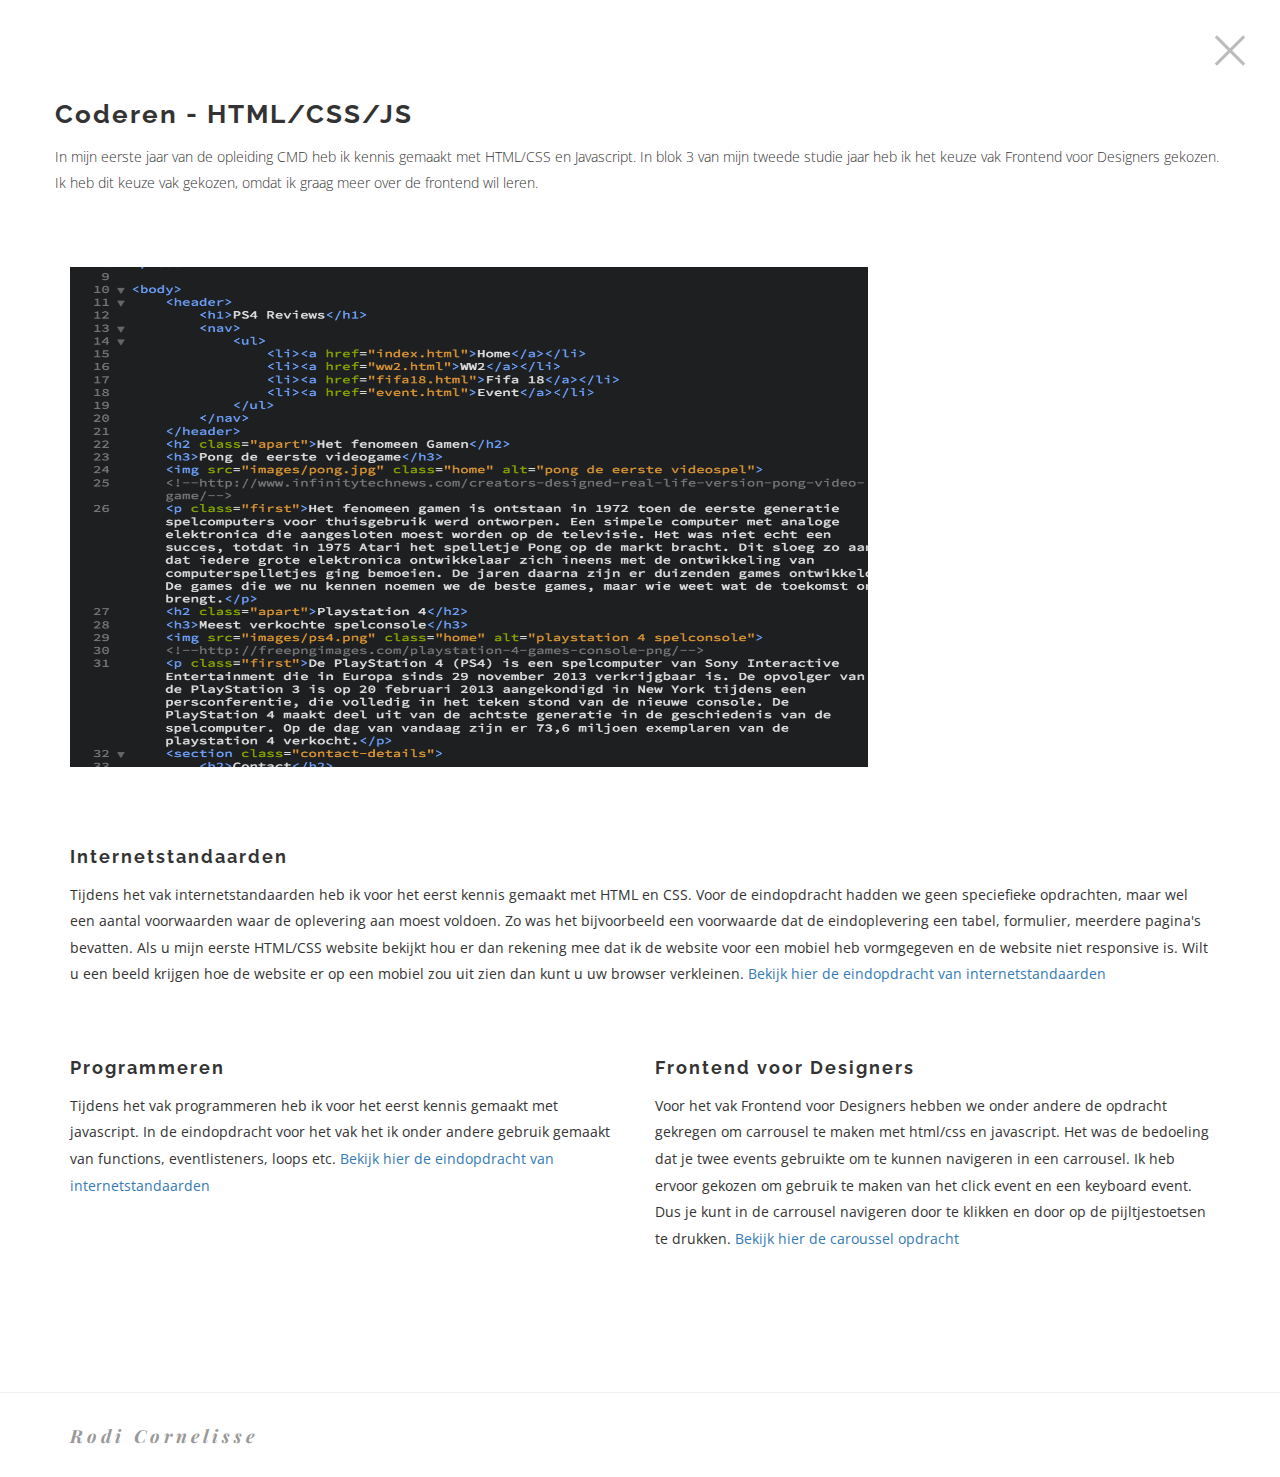
<file: coderen.html>
<!DOCTYPE html>
<html class='no-js'>

<head>


    <meta charset="utf-8">
    <meta http-equiv="X-UA-Compatible" content="IE=edge">
    <meta name="viewport" content="width=device-width, initial-scale=1">
    <!-- The above 3 meta tags *must* come first in the head; any other head content must come *after* these tags -->

    <title>RodiCornelisse-Portofolio</title>

    <!--[if lt IE 9]>
          <script src="//html5shim.googlecode.com/svn/trunk/html5.js"></script>
        <![endif]-->

    <link rel='stylesheet' type='text/css' href='bootstrap/css/bootstrap.min.css'>
    <link rel='stylesheet' type='text/css' href='css/ionicons.min.css'>
    <link rel='stylesheet' type='text/css' href='css/owl.carousel.css'>
    <link rel='stylesheet' type='text/css' href='css/owl.theme.css'>
    <link rel='stylesheet' type='text/css' href='css/owl.transitions.css'>
    <link rel='stylesheet' type='text/css' href='css/style.css'>
    <link rel='stylesheet' type='text/css' href='css/color-default.css'>
    <link rel="stylesheet" type="text/css" href="css/carrousel.css">

</head>

<body>


    <!--close button-->
    <a href='index.html' class='close-btn'>
            <span></span>
            <span></span>
        </a>
    <!--/close button-->


    <!--preloader-->
    <div id='preloader'>

        <div class='loader'>
            <img src='img/load.gif' alt='symp'>
        </div>

    </div>
    <!--/preloader-->


    <div id='wrapper'>

        <section class='single-work'>

            <div class='container'>


                <div class='row'>


                    <header>
                        <h1>Coderen - HTML/CSS/JS</h1>
                        <p>In mijn eerste jaar van de opleiding CMD heb ik kennis gemaakt met HTML/CSS en Javascript. In blok 3 van mijn tweede studie jaar heb ik het keuze vak Frontend voor Designers gekozen. Ik heb dit keuze vak gekozen, omdat ik graag meer over de frontend wil leren. </p>
                    </header>

                </div>

                <div class='work-content'>

                    <div class='block'>

                        <div class="cd-slider">
                        <ul>
                            <li>
                                <img class="image" src="img/coderen/code.png">
                                <div class="content">
                                </div>
                            </li>

                        </ul>
                    </div>

                        <h4>Internetstandaarden</h4>

                        <p>
                            Tijdens het vak internetstandaarden heb ik voor het eerst kennis gemaakt met HTML en CSS. Voor de eindopdracht hadden we geen speciefieke opdrachten, maar wel een aantal voorwaarden waar de oplevering aan moest voldoen. Zo was het bijvoorbeeld een voorwaarde dat de eindoplevering een tabel, formulier, meerdere pagina's bevatten. Als u mijn eerste HTML/CSS website bekijkt hou er dan rekening mee dat ik de website voor een mobiel heb vormgegeven en de website niet responsive is. Wilt u een beeld krijgen hoe de website er op een mobiel zou uit zien dan kunt u uw browser verkleinen.
                            <a href="https://rodicornelisse.github.io/HTML-CSS/index.html"> Bekijk hier de eindopdracht van internetstandaarden</a>
                            </p>
                    </div>

                    <div class='block row'>

                        <div class='col-md-6'>

                            <h4>Programmeren</h4>

                            <p>
                                Tijdens het vak programmeren heb ik voor het eerst kennis gemaakt met javascript. In de eindopdracht voor het vak het ik onder andere gebruik gemaakt van functions, eventlisteners, loops etc.
                                <a href="https://rodicornelisse.github.io/Javascript/"> Bekijk hier de eindopdracht van internetstandaarden</a>
                            </p>

                        </div>


                        <div class='col-md-6'>

                            <h4>Frontend voor Designers</h4>

                            <p>
                                Voor het vak Frontend voor Designers hebben we onder andere de opdracht gekregen om carrousel te maken met html/css en javascript. Het was de bedoeling dat je twee events gebruikte om te kunnen navigeren in een carrousel. Ik heb ervoor gekozen om gebruik te maken van het click event en een keyboard event. Dus je kunt in de carrousel navigeren door te klikken en door op de pijltjestoetsen te drukken.
                                <a href="https://rodicornelisse.github.io/frontendvoordesigners/opdracht2/"> Bekijk hier de caroussel opdracht</a>
                            </p>


                        </div>

                    </div>

                </div>


            </div>

        </section>


        <div class='footer bg-lightgray section-block'>

            <div class='container'>

                <div class='row'>

                    <div class='col-md-6 text-left'>
                        <h4>Rodi Cornelisse</h4>
                    </div>


                </div>


            </div>

        </div>

    </div>

    <script src='js/jquery.min.js'></script>
    <script src='js/jquery.stellar.min.js'></script>
    <script src='js/modernizr.js'></script>
    <script src='js/owl.carousel.min.js'></script>
    <script src='js/jquery.shuffle.min.js'></script>
    <script src='js/jquery.magnific-popup.min.js'></script>
    <script src='js/validator.min.js'></script>
    <script src='js/smoothscroll.js'></script>
    <script src='js/script.js'></script>

</body>

</html>
</file>
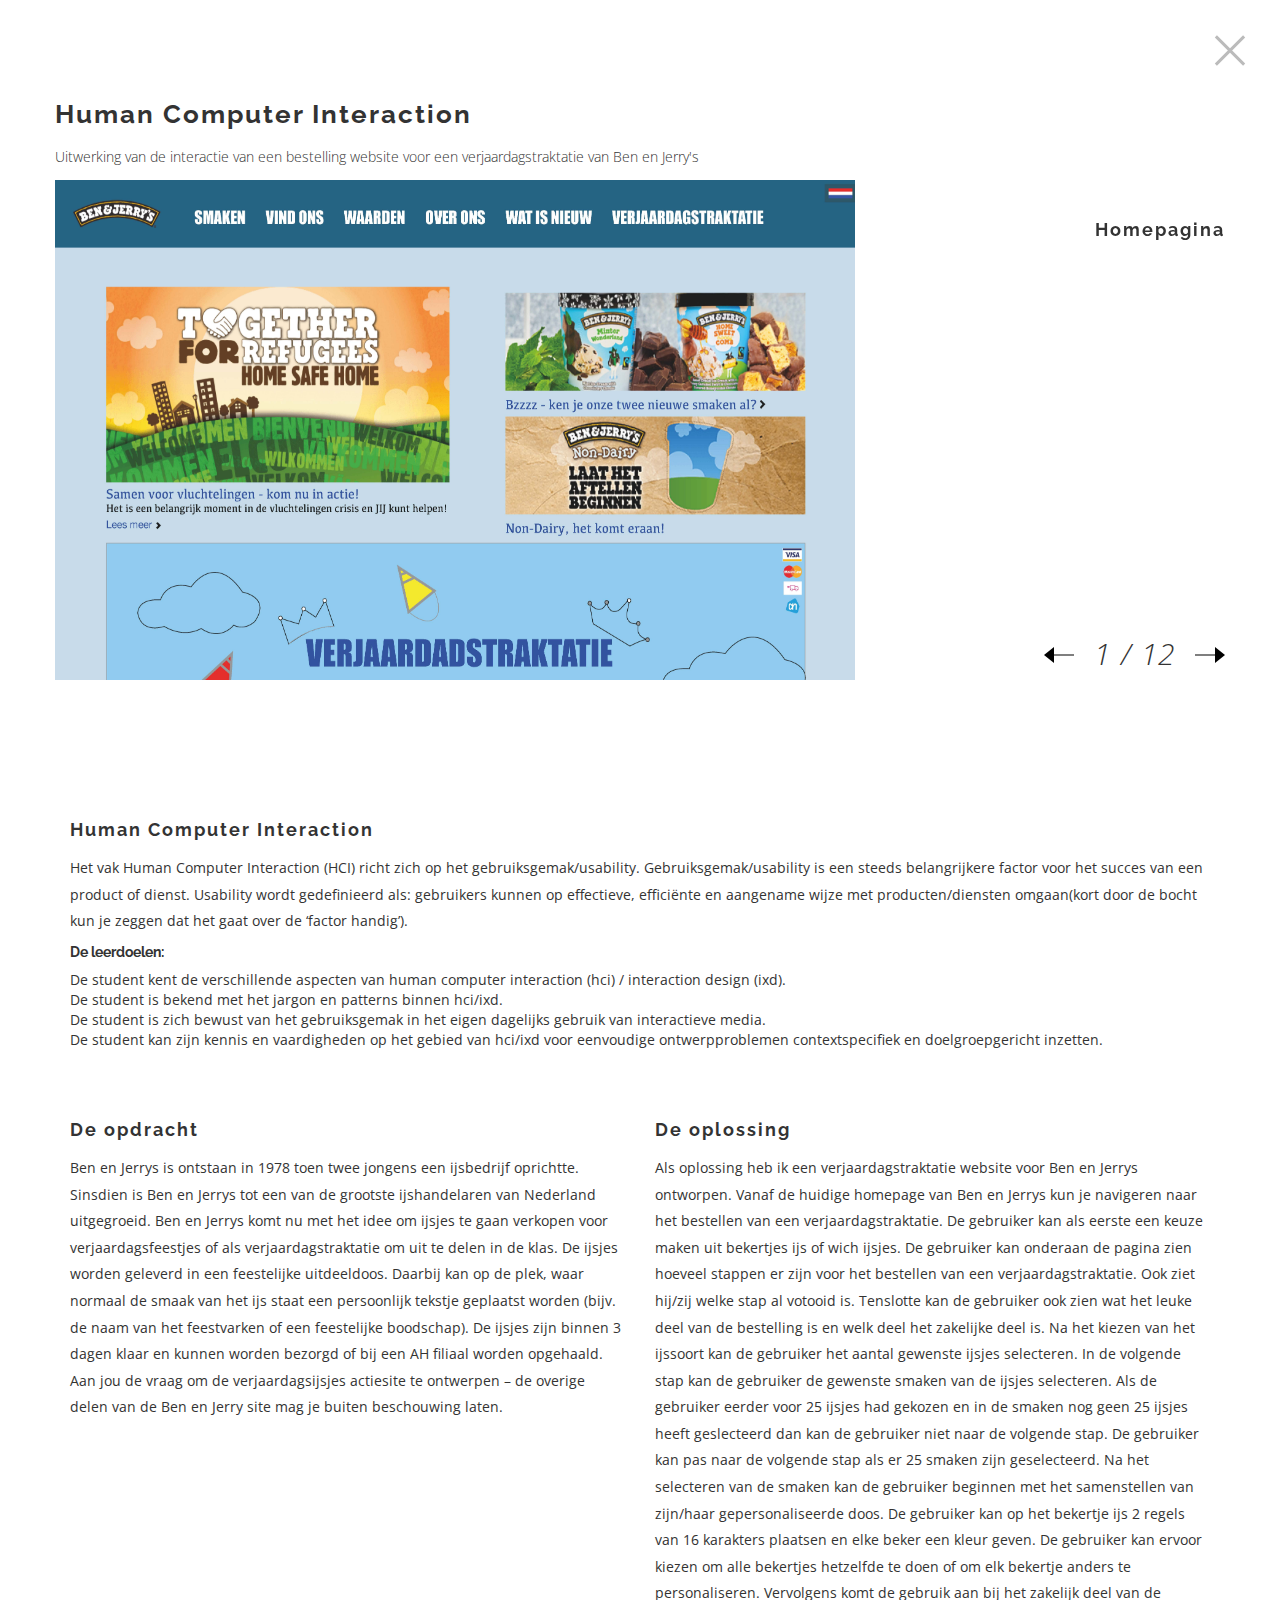
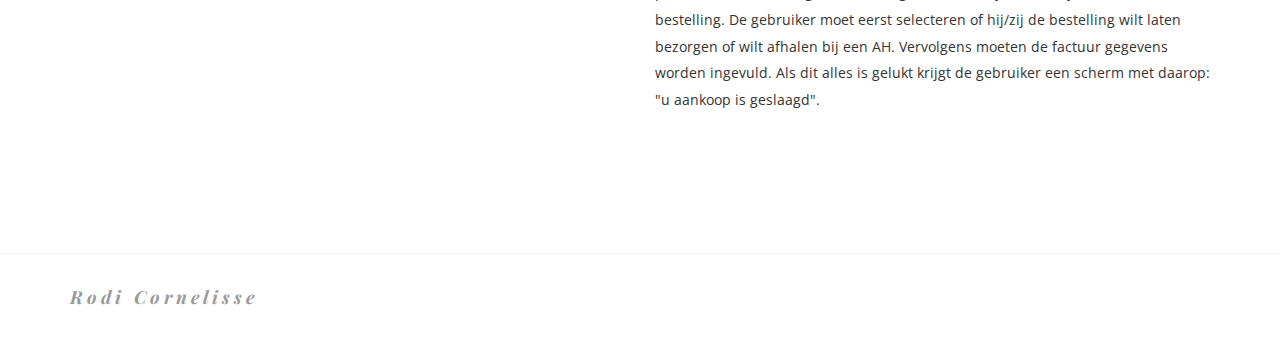
<file: hci.html>
<!DOCTYPE html>
<html class='no-js' >

    <head>


    <meta charset="utf-8">
    <meta http-equiv="X-UA-Compatible" content="IE=edge">
    <meta name="viewport" content="width=device-width, initial-scale=1">
    <!-- The above 3 meta tags *must* come first in the head; any other head content must come *after* these tags -->

    <title>RodiCornelisse-Portofolio</title>

    <!--[if lt IE 9]>
          <script src="//html5shim.googlecode.com/svn/trunk/html5.js"></script>
        <![endif]-->


    <link rel='stylesheet' type='text/css' href='bootstrap/css/bootstrap.min.css'>
    <link rel='stylesheet' type='text/css' href='css/ionicons.min.css'>
    <link rel='stylesheet' type='text/css' href='css/owl.carousel.css'>
    <link rel='stylesheet' type='text/css' href='css/owl.theme.css'>
    <link rel='stylesheet' type='text/css' href='css/owl.transitions.css'>
    <link rel='stylesheet' type='text/css' href='css/style.css'>
    <link rel='stylesheet' type='text/css' href='css/color-default.css'>
    <link rel="stylesheet" type="text/css" href="css/carrousel.css">


</head>

<body>


    <!--close button-->
    <a href='index.html' class='close-btn'>
            <span></span>
            <span></span>
        </a>
    <!--/close button-->


    <!--preloader-->
    <div id='preloader'>

        <div class='loader'>
            <img src='img/load.gif' alt='symp'>
        </div>

    </div>
    <!--/preloader-->


    <div id='wrapper'>

        <section class='single-work'>

            <div class='container'>


                <div class='row'>


        <header>
            <h1>Human Computer Interaction</h1>
            <p>Uitwerking van de interactie van een bestelling website voor een verjaardagstraktatie van Ben en Jerry's</p>
        </header>

        <div class="cd-slider">
            <ul>
                <li>
                    <img class="image" src="img/hci/hci1.jpg">
                    <div class="content">
                        <h2>Homepagina</h2>
                    </div>
                </li>
                <li>
                    <img class="image" src="img/hci/hci2.jpg">
                    <div class="content">
                        <h2>Ijs soort selecteren</h2>
                    </div>
                </li>
                <li>
                    <img class="image" src="img/hci/hci3.jpg">
                    <div class="content">
                        <h2>Aantal ijsjes selecteren</h2>
                    </div>
                </li>
                <li>
                    <img class="image" src="img/hci/hci4.jpg">
                    <div class="content">
                        <h2>Smaken selecteren - nog niet 25</h2>
                    </div>
                </li>
                <li>
                    <img class="image" src="img/hci/hci5.jpg">
                    <div class="content">
                        <h2>Smaken selecteren</h2>
                    </div>
                </li>
                <li>
                    <img class="image" src="img/hci/hci6.jpg">
                    <div class="content">
                        <h2>Stel je doos samen</h2>
                    </div>
                </li>
                <li>
                    <img class="image" src="img/hci/hci7.jpg">
                    <div class="content">
                        <h2>Selecteer je gratis item</h2>
                    </div>
                </li>
                <li>
                    <img class="image" src="img/hci/hci8.jpg">
                    <div class="content">
                        <h2>Selecteer manier van bezorgen</h2>
                    </div>
                </li>
                <li>
                    <img class="image" src="img/hci/hci9.jpg">
                    <div class="content">
                        <h2>Facatuur gegevens - afhalen AH</h2>
                    </div>
                </li>
                <li>
                    <img class="image" src="img/hci/hci10.jpg">
                    <div class="content">
                        <h2>Facatuur gegevens - bezorgen</h2>
                    </div>
                </li>
                <li>
                    <img class="image" src="img/hci/hci11.jpg">
                    <div class="content">
                        <h2>Betalen</h2>
                    </div>
                </li>
                <li>
                    <img class="image" src="img/hci/hci12.jpg">
                    <div class="content">
                        <h2>Aankoop geslaagd</h2>
                    </div>
                </li>

            </ul>
        </div>


                </div>


                <div class='work-content'>

                    <div class='block'>

                        <h4>Human Computer Interaction</h4>

                        <p>
                            Het vak Human Computer Interaction (HCI) richt zich op het gebruiksgemak/usability. Gebruiksgemak/usability is een steeds belangrijkere factor voor het succes van een product of dienst. Usability wordt gedefinieerd als: gebruikers kunnen op effectieve, efficiënte en aangename wijze met producten/diensten omgaan(kort door de bocht kun je zeggen dat het gaat over de ‘factor handig’). </p>
                        <ul>
                            <h5>De leerdoelen:</h5>
                            <li>De student kent de verschillende aspecten van human computer interaction (hci) / interaction design (ixd).</li>
                            <li>De student is bekend met het jargon en patterns binnen hci/ixd.</li>
                            <li>De student is zich bewust van het gebruiksgemak in het eigen dagelijks gebruik van interactieve media.</li>
                            <li>De student kan zijn kennis en vaardigheden op het gebied van hci/ixd voor eenvoudige ontwerpproblemen contextspecifiek en doelgroepgericht inzetten.</li>
                        </ul>

                    </div>

                    <div class='block row'>


                        <div class='col-md-6'>

                            <h4>De opdracht</h4>

                            <p>
                                Ben en Jerrys is ontstaan in 1978 toen twee jongens een ijsbedrijf oprichtte. Sinsdien is
                                Ben en Jerrys tot een van de grootste ijshandelaren van Nederland uitgegroeid. Ben en Jerrys  komt nu met het idee om ijsjes te gaan verkopen voor verjaardagsfeestjes of als verjaardagstraktatie om uit te delen in de klas. De ijsjes worden geleverd in een feestelijke uitdeeldoos. Daarbij kan op de plek, waar normaal de smaak van het ijs staat een persoonlijk tekstje geplaatst worden (bijv. de naam van het feestvarken of een feestelijke boodschap). De ijsjes zijn binnen 3 dagen klaar en kunnen worden bezorgd of bij een AH filiaal worden opgehaald. Aan jou de vraag om de verjaardagsijsjes actiesite te ontwerpen – de overige delen van de Ben en Jerry site mag je buiten beschouwing laten.
                            </p>

                        </div>


                        <div class='col-md-6'>

                            <h4>De oplossing</h4>

                            <p>
                                Als oplossing heb ik een verjaardagstraktatie website voor Ben en Jerrys ontworpen. Vanaf de huidige homepage van Ben en Jerrys kun je navigeren naar het bestellen van een verjaardagstraktatie. De gebruiker kan als eerste een keuze maken uit bekertjes ijs of wich ijsjes. De gebruiker kan onderaan de pagina zien hoeveel stappen er zijn voor het bestellen van een verjaardagstraktatie. Ook ziet hij/zij welke stap al votooid is. Tenslotte kan de gebruiker ook zien wat het leuke deel van de bestelling is en welk deel het zakelijke deel is. Na het kiezen van het ijssoort kan de gebruiker het aantal gewenste ijsjes selecteren. In de volgende stap kan de gebruiker de gewenste smaken van de ijsjes selecteren. Als de gebruiker eerder voor 25 ijsjes had gekozen en in de smaken nog geen 25 ijsjes heeft geslecteerd dan kan de gebruiker niet naar de volgende stap. De gebruiker kan pas naar de volgende stap als er 25 smaken zijn geselecteerd. Na het selecteren van de smaken kan de gebruiker beginnen met het samenstellen van zijn/haar gepersonaliseerde doos. De gebruiker kan op het bekertje ijs 2 regels van 16 karakters plaatsen en elke beker een kleur geven. De gebruiker kan ervoor kiezen om alle bekertjes hetzelfde te doen of om elk bekertje anders te personaliseren. Vervolgens komt de gebruik aan bij het zakelijk deel van de bestelling. De gebruiker moet eerst selecteren of hij/zij de bestelling wilt laten bezorgen of wilt afhalen bij een AH. Vervolgens moeten de factuur gegevens worden ingevuld. Als dit alles is gelukt krijgt de gebruiker een scherm met daarop: "u aankoop is geslaagd".
                            </p>

                        </div>




                    </div>

                </div>


            </div>

        </section>


        <div class='footer bg-lightgray section-block'>

            <div class='container'>

                <div class='row'>

                    <div class='col-md-6 text-left'>
                        <h4>Rodi Cornelisse</h4>
                    </div>


                </div>


            </div>

        </div>



    </div>

    <script src='js/jquery.min.js'></script>
    <script src='js/jquery.stellar.min.js'></script>
    <script src='js/modernizr.js'></script>
    <script src='js/owl.carousel.min.js'></script>
    <script src='js/jquery.shuffle.min.js'></script>
    <script src='js/jquery.magnific-popup.min.js'></script>
    <script src='js/validator.min.js'></script>
    <script src='js/smoothscroll.js'></script>
    <script src='js/script.js'></script>

</body>

</html>
</file>
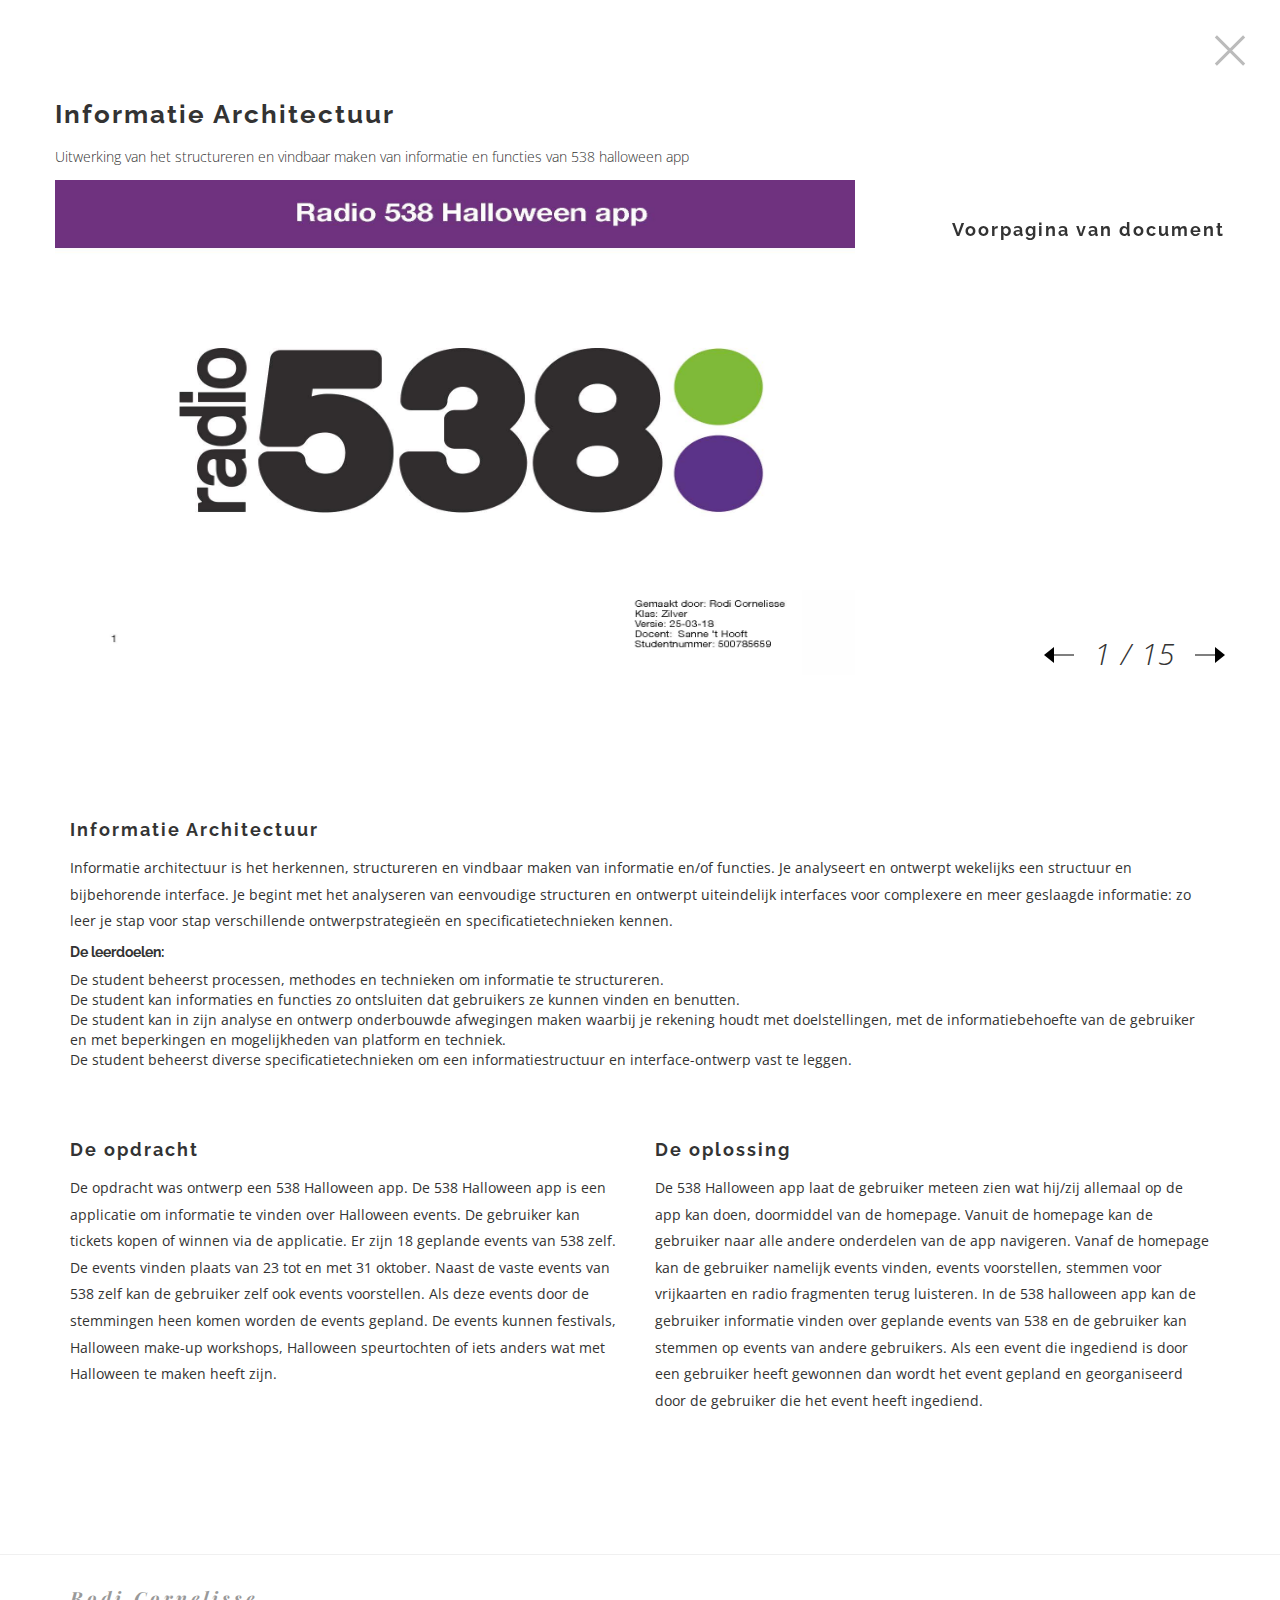
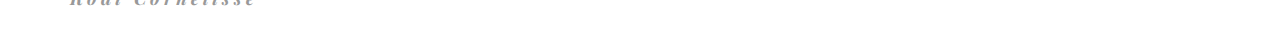
<file: ia.html>
<!DOCTYPE html>
<html class='no-js' >

    <head>


    <meta charset="utf-8">
    <meta http-equiv="X-UA-Compatible" content="IE=edge">
    <meta name="viewport" content="width=device-width, initial-scale=1">
    <!-- The above 3 meta tags *must* come first in the head; any other head content must come *after* these tags -->

    <title>RodiCornelisse-Portofolio</title>

    <!--[if lt IE 9]>
          <script src="//html5shim.googlecode.com/svn/trunk/html5.js"></script>
        <![endif]-->


    <link rel='stylesheet' type='text/css' href='bootstrap/css/bootstrap.min.css'>
    <link rel='stylesheet' type='text/css' href='css/ionicons.min.css'>
    <link rel='stylesheet' type='text/css' href='css/owl.carousel.css'>
    <link rel='stylesheet' type='text/css' href='css/owl.theme.css'>
    <link rel='stylesheet' type='text/css' href='css/owl.transitions.css'>
    <link rel='stylesheet' type='text/css' href='css/style.css'>
    <link rel='stylesheet' type='text/css' href='css/color-default.css'>
    <link rel="stylesheet" type="text/css" href="css/carrousel.css">


</head>

<body>


    <!--close button-->
    <a href='index.html' class='close-btn'>
            <span></span>
            <span></span>
        </a>
    <!--/close button-->


    <!--preloader-->
    <div id='preloader'>

        <div class='loader'>
            <img src='img/load.gif' alt='symp'>
        </div>

    </div>
    <!--/preloader-->


    <div id='wrapper'>

        <section class='single-work'>

            <div class='container'>


                <div class='row'>


                    <header>
                        <h1>Informatie Architectuur</h1>
                        <p>Uitwerking van het structureren en vindbaar maken van informatie en functies van 538 halloween app</p>
                    </header>

                    <div class="cd-slider">
                        <ul>
                            <li>
                                <img class="image" src="img/ia/ia1.jpg">
                                <div class="content">
                                    <h2>Voorpagina van document</h2>
                                </div>
                            </li>
                            <li>
                                <img class="image" src="img/ia/ia2.jpg">
                                <div class="content">
                                    <h2>Inhoudsopgave en inleiding</h2>
                                </div>
                            </li>
                            <li>
                                <img class="image" src="img/ia/ia3.jpg">
                                <div class="content">
                                    <h2></h2>
                                </div>
                            </li>
                            <li>
                                <img class="image" src="img/ia/ia4.jpg">
                                <div class="content">
                                    <h2>Overzichtsdiagram</h2>
                                </div>
                            </li>
                            <li>
                                <img class="image" src="img/ia/ia5.jpg">
                                <div class="content">
                                    <h2></h2>
                                </div>
                            </li>
                            <li>
                                <img class="image" src="img/ia/ia6.jpg">
                                <div class="content">
                                    <h2>Hompagina</h2>
                                </div>
                            </li>
                            <li>
                                <img class="image" src="img/ia/ia7.jpg">
                                <div class="content">
                                    <h2>Agenda overzicht</h2>
                                </div>
                            </li>
                            <li>
                                <img class="image" src="img/ia/ia8.jpg">
                                <div class="content">
                                    <h2>Detailpagina</h2>
                                </div>
                            </li>
                            <li>
                                <img class="image" src="img/ia/ia9.jpg">
                                <div class="content">
                                    <h2>Events beoordelen</h2>
                                </div>
                            </li>
                            <li>
                                <img class="image" src="img/ia/ia10.jpg">
                                <div class="content">
                                    <h2></h2>
                                </div>
                            </li>
                            <li>
                                <img class="image" src="img/ia/ia11.jpg">
                                <div class="content">
                                    <h2>Event indienen</h2>
                                </div>
                            </li>
                            <li>
                                <img class="image" src="img/ia/ia12.jpg">
                                <div class="content">
                                    <h2>Stemmen op events</h2>
                                </div>
                            </li>
                            <li>
                                <img class="image" src="img/ia/ia13.jpg">
                                <div class="content">
                                    <h2>Detail pagina stemmen</h2>
                                </div>
                            </li>
                            <li>
                                <img class="image" src="img/ia/ia14.jpg">
                                <div class="content">
                                    <h2></h2>
                                </div>
                            </li>
                            <li>
                                <img class="image" src="img/ia/ia15.jpg">
                                <div class="content">
                                    <h2>Profielpagina</h2>
                                </div>
                            </li>

                        </ul>
                    </div>


                </div>


                <div class='work-content'>

                    <div class='block'>

                        <h4>Informatie Architectuur</h4>

                        <p>Informatie architectuur is het herkennen, structureren en vindbaar maken van informatie en/of functies. Je analyseert en ontwerpt wekelijks een structuur en bijbehorende interface. Je begint met het analyseren van eenvoudige structuren en ontwerpt uiteindelijk interfaces voor complexere en meer geslaagde informatie: zo leer je stap voor stap verschillende ontwerpstrategieën en specificatietechnieken kennen.
                        </p>
                        <ul>
                            <h5>De leerdoelen:</h5>
                            <li>De student beheerst processen, methodes en technieken om informatie te structureren.</li>
                            <li>De student kan informaties en functies zo ontsluiten dat gebruikers ze kunnen vinden en benutten.</li>
                            <li>De student kan in zijn analyse en ontwerp onderbouwde afwegingen maken waarbij je rekening houdt met doelstellingen, met de informatiebehoefte van de gebruiker en met beperkingen en mogelijkheden van platform en techniek.</li>
                            <li>De student beheerst diverse specificatietechnieken om een informatiestructuur en interface-ontwerp vast te leggen.
                            </li>
                        </ul>

                    </div>

                    <div class='block row'>


                        <div class='col-md-6'>

                            <h4>De opdracht</h4>

                            <p>
                                De opdracht was ontwerp een 538 Halloween app. De 538 Halloween app is een applicatie om informatie te vinden over Halloween events. De gebruiker kan tickets kopen of winnen via de applicatie. Er zijn 18 geplande events van 538 zelf. De events vinden plaats van 23 tot en met 31 oktober. Naast de vaste events van 538 zelf kan de gebruiker zelf ook events voorstellen. Als deze events door de stemmingen heen komen worden de events gepland. De events kunnen festivals, Halloween make-up workshops, Halloween speurtochten of iets anders wat met Halloween te maken heeft zijn.
                            </p>

                        </div>


                        <div class='col-md-6'>

                            <h4>De oplossing</h4>

                            <p>
                                De 538 Halloween app laat de gebruiker meteen zien wat hij/zij allemaal op de app kan doen, doormiddel van de homepage. Vanuit de homepage kan de gebruiker naar alle andere onderdelen van de app navigeren.
                                Vanaf de homepage kan de gebruiker namelijk events vinden, events voorstellen, stemmen voor vrijkaarten en radio fragmenten terug luisteren. In de 538 halloween app kan de gebruiker informatie vinden over geplande events van 538 en de gebruiker kan stemmen op events van andere gebruikers. Als een event die ingediend is door een gebruiker heeft gewonnen dan wordt het event gepland en georganiseerd door de gebruiker die het event heeft ingediend.
                            </p>

                        </div>

                    </div>

                </div>

            </div>

        </section>


        <div class='footer bg-lightgray section-block'>

            <div class='container'>

                <div class='row'>

                    <div class='col-md-6 text-left'>
                        <h4>Rodi Cornelisse</h4>
                    </div>


                </div>


            </div>

        </div>



    </div>

    <script src='js/jquery.min.js'></script>
    <script src='js/jquery.stellar.min.js'></script>
    <script src='js/modernizr.js'></script>
    <script src='js/owl.carousel.min.js'></script>
    <script src='js/jquery.shuffle.min.js'></script>
    <script src='js/jquery.magnific-popup.min.js'></script>
    <script src='js/validator.min.js'></script>
    <script src='js/smoothscroll.js'></script>
    <script src='js/script.js'></script>

</body>

</html>
</file>
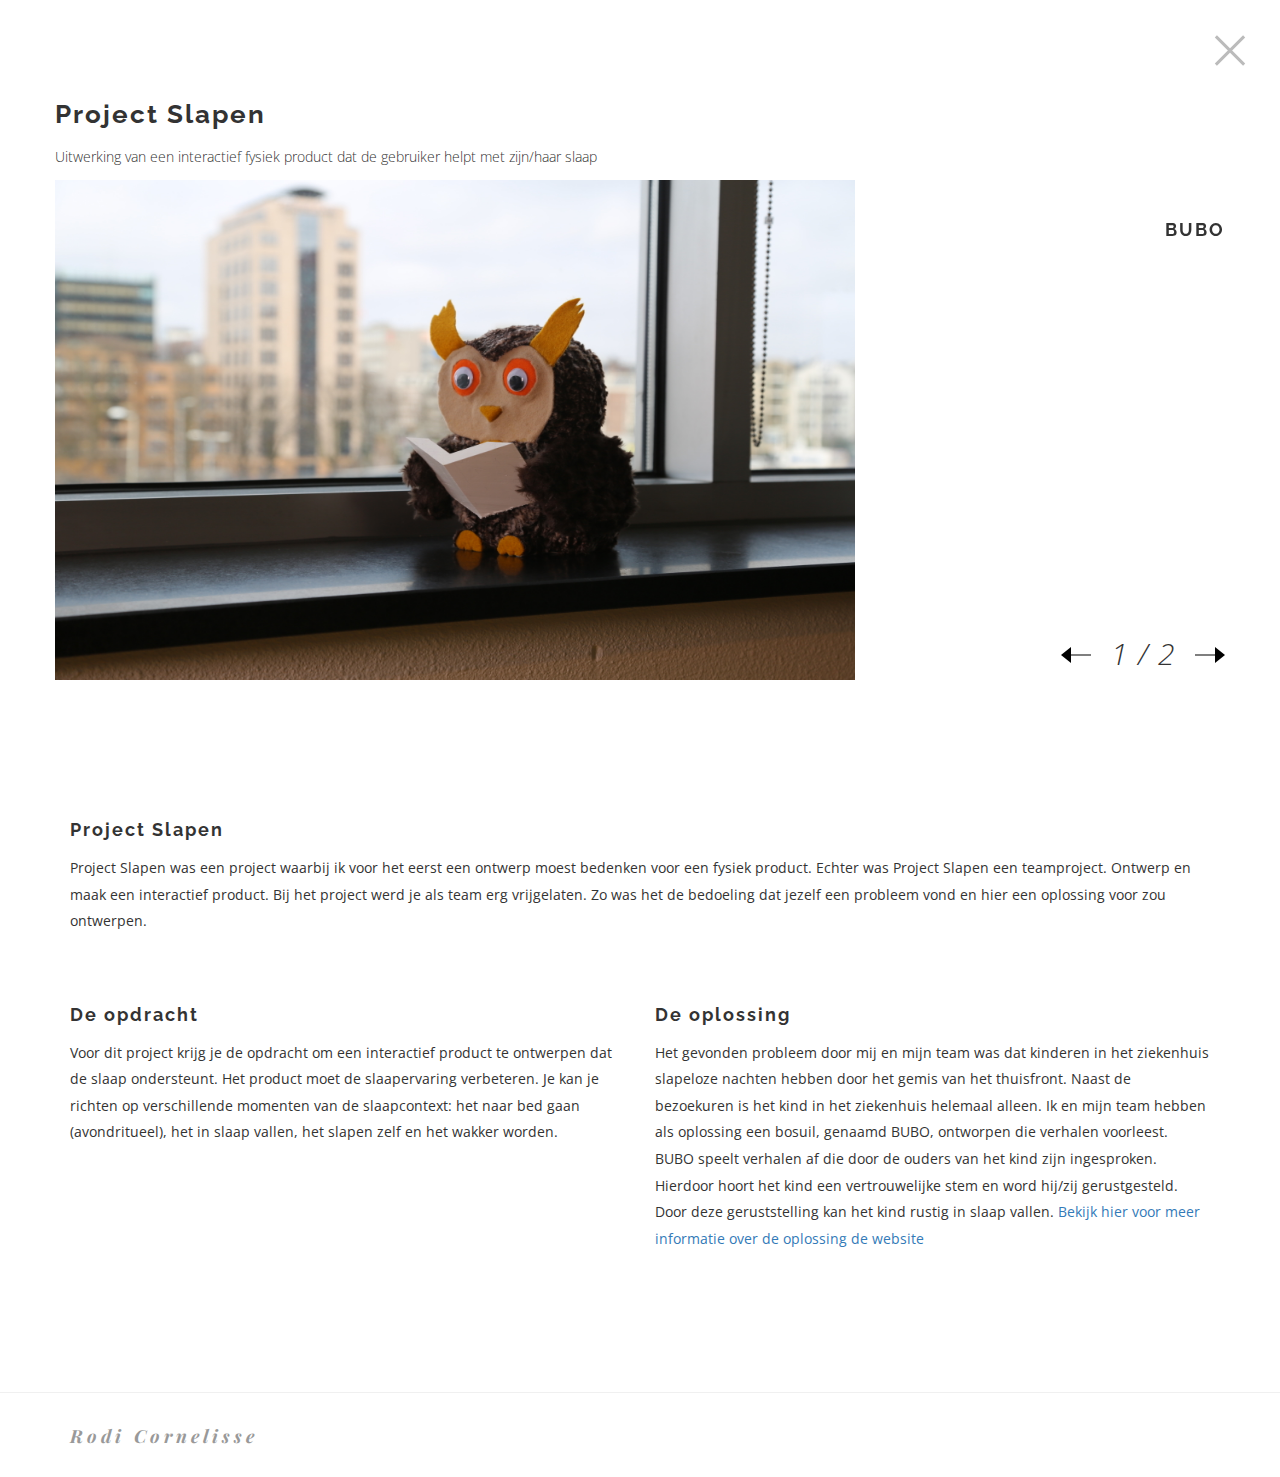
<file: slapen.html>
<!DOCTYPE html>
<html class='no-js'>

<head>


    <meta charset="utf-8">
    <meta http-equiv="X-UA-Compatible" content="IE=edge">
    <meta name="viewport" content="width=device-width, initial-scale=1">
    <!-- The above 3 meta tags *must* come first in the head; any other head content must come *after* these tags -->

    <title>RodiCornelisse-Portofolio</title>

    <!--[if lt IE 9]>
          <script src="//html5shim.googlecode.com/svn/trunk/html5.js"></script>
        <![endif]-->

    <link rel='stylesheet' type='text/css' href='bootstrap/css/bootstrap.min.css'>
    <link rel='stylesheet' type='text/css' href='css/ionicons.min.css'>
    <link rel='stylesheet' type='text/css' href='css/owl.carousel.css'>
    <link rel='stylesheet' type='text/css' href='css/owl.theme.css'>
    <link rel='stylesheet' type='text/css' href='css/owl.transitions.css'>
    <link rel='stylesheet' type='text/css' href='css/style.css'>
    <link rel='stylesheet' type='text/css' href='css/color-default.css'>
    <link rel="stylesheet" type="text/css" href="css/carrousel.css">

</head>

<body>


    <!--close button-->
    <a href='index.html' class='close-btn'>
            <span></span>
            <span></span>
        </a>
    <!--/close button-->


    <!--preloader-->
    <div id='preloader'>

        <div class='loader'>
            <img src='img/load.gif' alt='symp'>
        </div>

    </div>
    <!--/preloader-->


    <div id='wrapper'>

        <section class='single-work'>

            <div class='container'>


                <div class='row'>


                    <header>
                        <h1>Project Slapen</h1>
                        <p>Uitwerking van een interactief fysiek product dat de gebruiker helpt met zijn/haar slaap</p>
                    </header>

                    <div class="cd-slider">
                        <ul>
                            <li>
                                <img class="image" src="img/slapen/bubo2.JPG">
                                <div class="content">
                                    <h2>BUBO</h2>
                                </div>
                            </li>
                            <li>
                                <img class="image" src="img/slapen/bubo1.jpg">
                                <div class="content">
                                    <h2>BUBO</h2>
                                </div>
                            </li>

                        </ul>
                    </div>

                </div>

                <div class='work-content'>

                    <div class='block'>

                        <h4>Project Slapen</h4>

                        <p>
                            Project Slapen was een project waarbij ik voor het eerst een ontwerp moest bedenken voor een fysiek product. Echter was Project Slapen een teamproject. Ontwerp en maak een interactief product. Bij het project werd je als team erg vrijgelaten. Zo was het de bedoeling dat jezelf een probleem vond en hier een oplossing voor zou ontwerpen.
                            </p>


                    </div>

                    <div class='block row'>

                        <div class='col-md-6'>

                            <h4>De opdracht</h4>

                            <p>
                                Voor dit project krijg je de opdracht om een interactief product te ontwerpen dat de slaap ondersteunt. Het product moet de slaapervaring verbeteren. Je kan je richten op verschillende momenten van de slaapcontext: het naar bed gaan (avondritueel), het in slaap vallen, het slapen zelf en het wakker worden.
                            </p>

                        </div>


                        <div class='col-md-6'>

                            <h4>De oplossing</h4>

                            <p>
                                Het gevonden probleem door mij en mijn team was dat kinderen in het ziekenhuis slapeloze nachten hebben door het gemis van het thuisfront. Naast de bezoekuren is het kind in het ziekenhuis helemaal alleen. Ik en mijn team hebben als oplossing een bosuil, genaamd BUBO, ontworpen die verhalen voorleest. BUBO speelt verhalen af die door de ouders van het kind zijn ingesproken. Hierdoor hoort het kind een vertrouwelijke stem en word hij/zij gerustgesteld. Door deze geruststelling kan het kind rustig in slaap vallen.

                                <a href="https://rodicornelisse.github.io/Projectslapen/"> Bekijk hier voor meer informatie over de oplossing de website</a>

                            </p>

                        </div>

                    </div>

                </div>


            </div>

        </section>


        <div class='footer bg-lightgray section-block'>

            <div class='container'>

                <div class='row'>

                    <div class='col-md-6 text-left'>
                        <h4>Rodi Cornelisse</h4>
                    </div>


                </div>


            </div>

        </div>

    </div>

    <script src='js/jquery.min.js'></script>
    <script src='js/jquery.stellar.min.js'></script>
    <script src='js/modernizr.js'></script>
    <script src='js/owl.carousel.min.js'></script>
    <script src='js/jquery.shuffle.min.js'></script>
    <script src='js/jquery.magnific-popup.min.js'></script>
    <script src='js/validator.min.js'></script>
    <script src='js/smoothscroll.js'></script>
    <script src='js/script.js'></script>

</body>

</html>
</file>
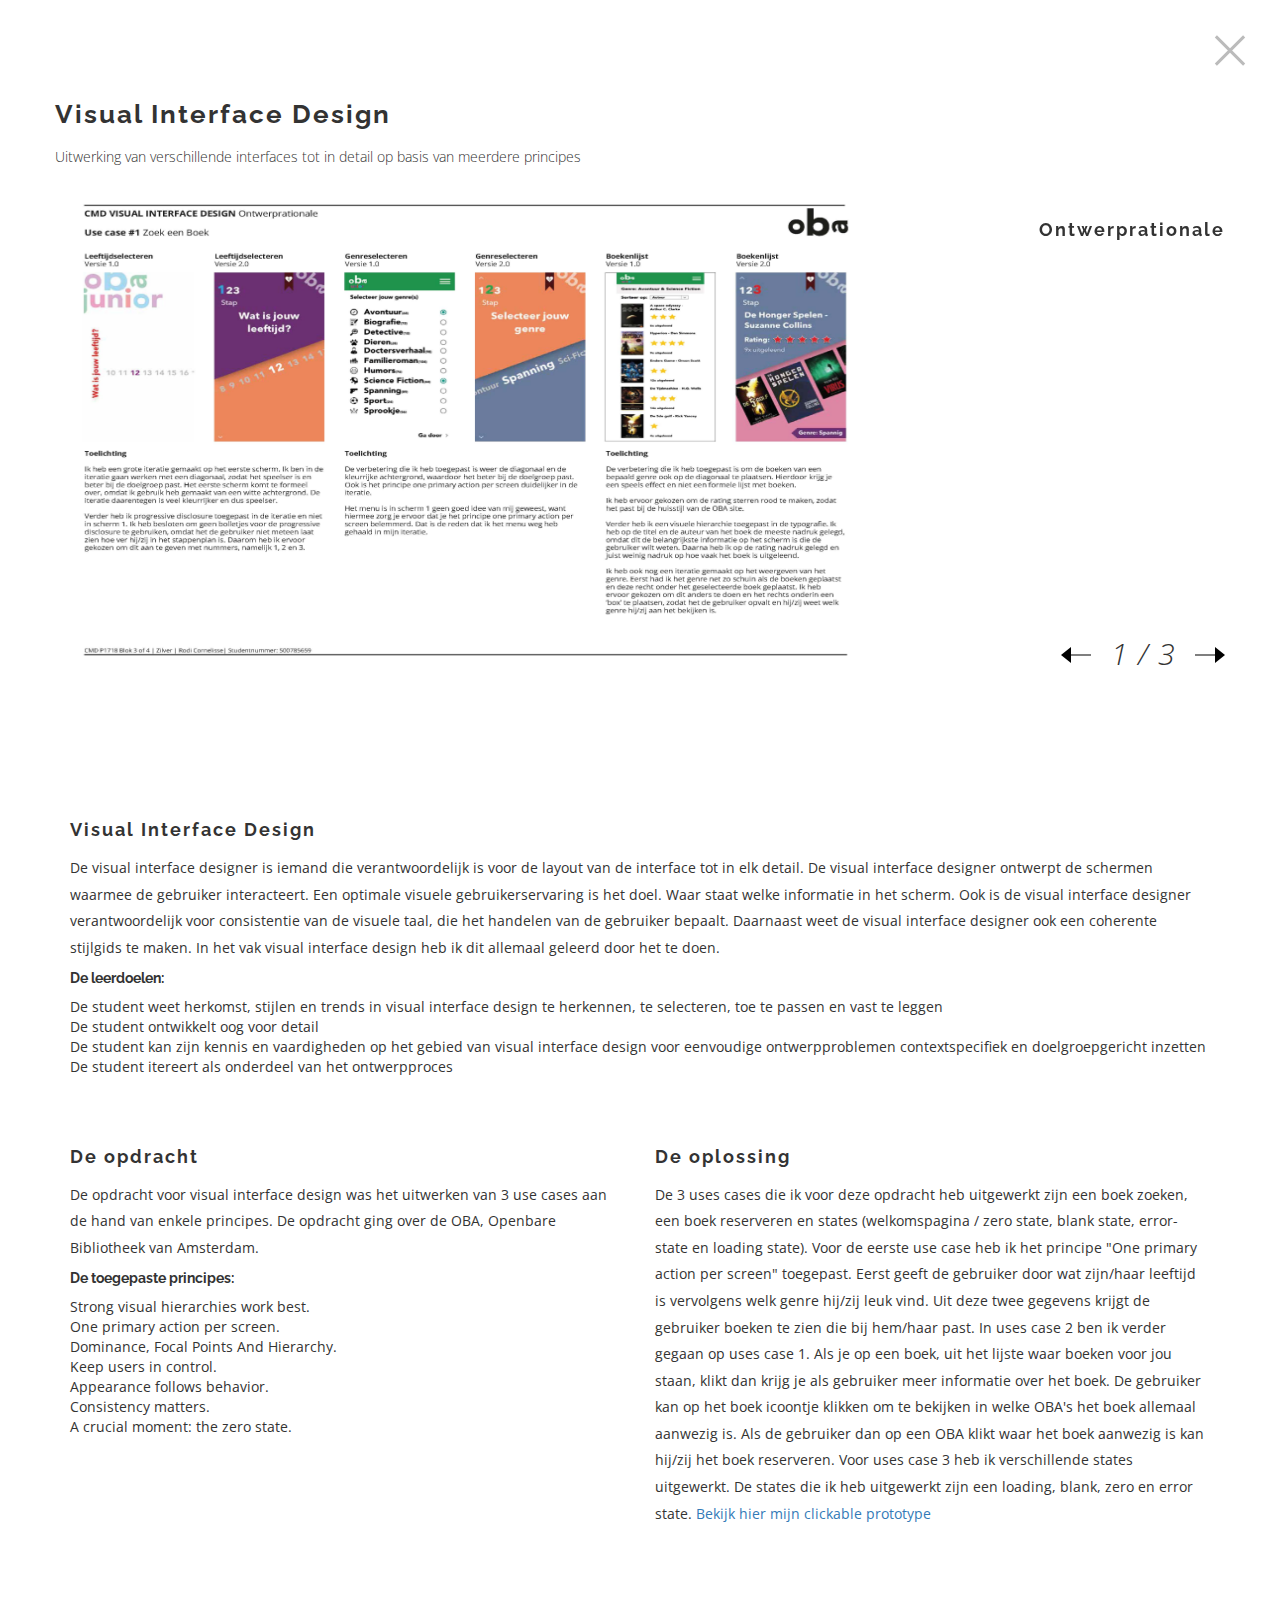
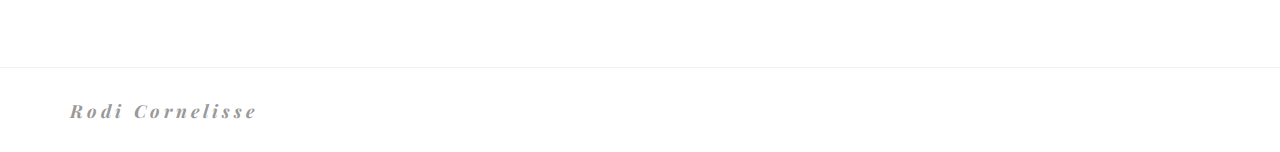
<file: vid.html>
<!DOCTYPE html>
<html class='no-js'>

<head>


    <meta charset="utf-8">
    <meta http-equiv="X-UA-Compatible" content="IE=edge">
    <meta name="viewport" content="width=device-width, initial-scale=1">
    <!-- The above 3 meta tags *must* come first in the head; any other head content must come *after* these tags -->

    <title>RodiCornelisse-Portofolio</title>

    <!--[if lt IE 9]>
          <script src="//html5shim.googlecode.com/svn/trunk/html5.js"></script>
        <![endif]-->


    <link rel='stylesheet' type='text/css' href='bootstrap/css/bootstrap.min.css'>
    <link rel='stylesheet' type='text/css' href='css/ionicons.min.css'>
    <link rel='stylesheet' type='text/css' href='css/owl.carousel.css'>
    <link rel='stylesheet' type='text/css' href='css/owl.theme.css'>
    <link rel='stylesheet' type='text/css' href='css/owl.transitions.css'>
    <link rel='stylesheet' type='text/css' href='css/style.css'>
    <link rel='stylesheet' type='text/css' href='css/color-default.css'>
    <link rel="stylesheet" type="text/css" href="css/carrousel.css">


</head>

<body>


    <!--close button-->
    <a href='index.html' class='close-btn'>
            <span></span>
            <span></span>
        </a>
    <!--/close button-->


    <!--preloader-->
    <div id='preloader'>

        <div class='loader'>
            <img src='img/load.gif' alt='symp'>
        </div>

    </div>
    <!--/preloader-->


    <div id='wrapper'>

        <section class='single-work'>

            <div class='container'>


                <div class='row'>


                    <header>
                        <h1>Visual Interface Design</h1>
                        <p>Uitwerking van verschillende interfaces tot in detail op basis van meerdere principes</p>
                    </header>

                    <div class="cd-slider">
                        <ul>
                            <li>
                                <img class="image" src="img/vid/vid1.jpg">
                                <div class="content">
                                    <h2>Ontwerprationale</h2>
                                </div>
                            </li>
                            <li>
                                <img class="image" src="img/vid/vid2.jpg">
                                <div class="content">
                                    <h2></h2>
                                </div>
                            </li>
                            <li>
                                <img class="image" src="img/vid/vid3.jpg">
                                <div class="content">
                                    <h2></h2>
                                </div>
                            </li>

                        </ul>
                    </div>


                </div>


                <div class='work-content'>

                    <div class='block'>

                        <h4>Visual Interface Design</h4>

                        <p>
                            De visual interface designer is iemand die verantwoordelijk is voor de layout van de interface tot in elk detail. De visual interface designer ontwerpt de schermen waarmee de gebruiker interacteert. Een optimale visuele gebruikerservaring is het doel. Waar staat welke informatie in het scherm. Ook is de visual interface designer verantwoordelijk voor consistentie van de visuele taal, die het handelen van de gebruiker bepaalt. Daarnaast weet de visual interface designer ook een coherente stijlgids te maken. In het vak visual interface design heb ik dit allemaal geleerd door het te doen.
                        </p>
                        <ul>
                            <h5>De leerdoelen:</h5>
                            <li>De student weet herkomst, stijlen en trends in visual interface design te herkennen, te selecteren, toe te passen en vast te leggen</li>
                            <li>De student ontwikkelt oog voor detail</li>
                            <li>De student kan zijn kennis en vaardigheden op het gebied van visual interface design voor eenvoudige ontwerpproblemen contextspecifiek en doelgroepgericht inzetten</li>
                            <li>De student itereert als onderdeel van het ontwerpproces</li>
                        </ul>

                    </div>

                    <div class='block row'>


                        <div class='col-md-6'>

                            <h4>De opdracht</h4>

                            <p>
                                De opdracht voor visual interface design was het uitwerken van 3 use cases aan de hand van enkele principes. De opdracht ging over de OBA, Openbare Bibliotheek van Amsterdam.<p/>

                                <ul>
                                    <h5>De toegepaste principes:</h5>
                                    <li>Strong visual hierarchies work best.</li>
                                    <li>One primary action per screen.</li>
                                    <li>Dominance, Focal Points And Hierarchy.</li>
                                    <li>Keep users in control.</li>
                                    <li>Appearance follows behavior.</li>
                                    <li>Consistency matters.</li>
                                    <li>A crucial moment: the zero state.</li>
                                </ul>


                        </div>


                        <div class='col-md-6'>

                            <h4>De oplossing</h4>

                            <p>
                            De 3 uses cases die ik voor deze opdracht heb uitgewerkt zijn een boek zoeken, een boek reserveren en states (welkomspagina / zero state, blank state, error-state en loading state). Voor de eerste use case heb ik het principe "One primary action per screen" toegepast. Eerst geeft de gebruiker door wat zijn/haar leeftijd is vervolgens welk genre hij/zij leuk vind. Uit deze twee gegevens krijgt de gebruiker boeken te zien die bij hem/haar past. In uses case 2 ben ik verder gegaan op uses case 1. Als je op een boek, uit het lijste waar boeken voor jou staan, klikt dan krijg je als gebruiker meer informatie over het boek. De gebruiker kan op het boek icoontje klikken om te bekijken in welke OBA's het boek allemaal aanwezig is. Als de gebruiker dan op een OBA klikt waar het boek aanwezig is kan hij/zij het boek reserveren. Voor uses case 3 heb ik verschillende states uitgewerkt. De states die ik heb uitgewerkt zijn een loading, blank, zero en error state.

                                <a href="https://marvelapp.com/34d6d9e"> Bekijk hier mijn clickable prototype</a>
                            </p>

                        </div>




                    </div>

                </div>


            </div>

        </section>


        <div class='footer bg-lightgray section-block'>

            <div class='container'>

                <div class='row'>

                    <div class='col-md-6 text-left'>
                        <h4>Rodi Cornelisse</h4>
                    </div>


                </div>


            </div>

        </div>

    </div>

    <script src='js/jquery.min.js'></script>
    <script src='js/jquery.stellar.min.js'></script>
    <script src='js/modernizr.js'></script>
    <script src='js/owl.carousel.min.js'></script>
    <script src='js/jquery.shuffle.min.js'></script>
    <script src='js/jquery.magnific-popup.min.js'></script>
    <script src='js/validator.min.js'></script>
    <script src='js/smoothscroll.js'></script>
    <script src='js/script.js'></script>

</body>

</html>
</file>
<file: css/style.css>
/*=======================================================================

    Item Name         |        Symp - Responsive One Page VCard/Resume Template

    Author Name        |        Noman Ali Samejo

-------------------------------------------------------------------------
    CSS Structure
-------------------------------------------------------------------------

    01- General CSS
    02- Preloader
    03- Front Section
    04- About Section
    05- Resume Section
    06- Services Section
    07- Blog Section
    08- Portfolio Section
    09- Contact Section
    10- Work Page
    11- Single Post Page
    12- Responsive CSS

    *Colors are in separate files.

=======================================================================*/






/*Importing Google Fonts */
@import url(https://fonts.googleapis.com/css?family=Raleway:400,700,600,300|Playfair+Display:700italic,400italic|Crimson+Text:400italic,600italic|Open+Sans:400,700);

/*=======================================================================
    General CSS
=======================================================================*/
*{
    margin:0;
    padding:0;
    outline:none;
    font-family: Open Sans, sans-serif;
}
h1, h2, h3, h4, h5, h6,
.h1, .h2, .h3, .h4, .h5, .h6{
    font-weight:bold;
    font-family: Raleway, sans-serif;
}
::-webkit-scrollbar{
    height:10px;
    width:10px;
    background:#FFF;
}
::-webkit-scrollbar-thumb{
    background:#BBB;
    border:solid 2px #FFF;
}
::-webkit-scrollbar-thumb:hover{
    background:#888;
}
::-moz-scrollbar{
    height:10px;
    width:10px;
    background:#FFF;
}
::-moz-scrollbar-thumb{
    background:#BBB;
    border:solid 2px #FFF;
}
::-moz-scrollbar-thumb:hover{
    background:#888;
}
img{
    max-width:100%;
}
.parallax{
    background-size:cover;
}
body.section-show{
    overflow:hidden;
}
body a.close-btn,
body.section-show .close-btn{
    opacity:1;
    z-index:100;
    -webkit-transition:opacity .4s 1.2s ease, background .3s ease;
    -moz-transition:opacity .4s 1.2s ease, background .3s ease;
    transition:opacity .4s 1.2s ease, background .3s ease;
    overflow:hidden;
}
.close-btn{
    position:fixed;
    height:64px;
    width:64px;
    cursor:pointer;
    display:block;
    top:18px;
    right:18px;
    opacity:0;
    z-index:-99;
}
.close-btn > span{
    height:3px;
    width:40px;
    background:#BBB;
    position:absolute;
    top:50%;
    left:50%;
    margin-left:-20px;
    margin-top:-1.5px;
}
.close-btn > span:before{
    content: ' ';
    position:absolute;
    top:0;
    width:0;
    height:inherit;
    background:#B7A389;
}
.close-btn > span:nth-of-type(1){
    -webkit-transform:rotate(45deg);
    -moz-transform:rotate(45deg);
    -ms-transform:rotate(45deg);
    -o-transform:rotate(45deg);
    transform:rotate(45deg);
}
.close-btn > span:nth-of-type(2){
    -webkit-transform:rotate(-45deg);
    -moz-transform:rotate(-45deg);
    -ms-transform:rotate(-45deg);
    -o-transform:rotate(-45deg);
    transform:rotate(-45deg);
}
.close-btn > span:nth-of-type(1):before{
    left:0;
}
.close-btn > span:nth-of-type(2):before{
    right:0;
}
.close-btn:hover > span{
    background:transparent;
}
.close-btn:hover > span:before{
    -webkit-transition:all .3s ease;
    -moz-transition:all .3s ease;
    transition:all .3s ease;
    width:100%;
}
.close-btn:hover > span:nth-of-type(2):before{
    -webkit-transition-delay:.3s;
    -moz-transition-delay:.3s;
    transition-delay:.3s;
}
.section-header h2{
    font-size:32px;
    letter-spacing:6px;
    color:#333;
    margin-top:0;
    margin-bottom:35px;
    font-weight:300;
}
.section-header p{
    margin-top:30px;
    line-height:1.7em;
    color:#8A8A8A;
    font-size:16px;
}
#wrapper{
    overflow-x:hidden;
}
.front-section{
    background:#FFF;
}
.section{
    position:fixed;
    left:0;
    right:0;
    top:0;
    bottom:0;
    border:solid 4px #BBB;
    padding-top:100px;
    z-index:-9;
    background:#FFF;
    overflow-y:auto;
    opacity:0;
    visibility:hidden;
    transition: all .3s ease;
}
body.section-show .section.active{
    -webkit-transition:opacity .4s 1.2s ease;
    -moz-transition:opacity .4s 1.2s ease;
    transition:opacity .4s 1.2s ease;
    z-index:99;
    opacity:1;
    visibility:visible;
}
.bg-lightgray{
    background:#F5F5F5;
}
.footer{
    padding:30px 0;
    background:#FFF;
    border-top:solid 1px #F0F0F0;
}
.footer h4{
    font-size:18px;
    letter-spacing:4px;
    margin:0;
    margin-top:3.5px;
    font-style:italic;
    font-family:'Playfair Display', serif;
    color:#999;
}
.footer-social{
    margin:0;
    padding:0;
    list-style:none;
    font-size:0;
}
.footer-social > li{
    display:inline-block;
    *display:inline;
    *zoom:1;
    margin-left:30px;
}
.footer-social > li > a{
    text-decoration:none;
    height:26px;
    width:26px;
    line-height:26px;
    vertical-align:middle;
    -webkit-transform:rotate(45deg);
    -moz-transform:rotate(45deg);
    -ms-transform:rotate(45deg);
    -o-transform:rotate(45deg);
    transform:rotate(45deg);
    -webkit-transition:all .3s ease-in-out;
    -moz-transition:all .3s ease-in-out;
    transition:all .3s ease-in-out;
    display:block;
    text-align:center;
    color:#BBB;
    background:#F0F0F0;
    font-size:0;
}
.footer-social > li > a > i{
    -webkit-transform:rotate(-45deg);
    -moz-transform:rotate(-45deg);
    -ms-transform:rotate(-45deg);
    -o-transform:rotate(-45deg);
    transform:rotate(-45deg);
    display:inline-block;
    *display:inline;
    *zoom:1;
    line-height:inherit;
    width:inherit;
    height:inherit;
    vertical-align:middle;
}
.footer-social > li > a > i:before{
    font-size:14px;
    line-height:1em;
    vertical-align:middle;
}
.footer-social > li > a:hover{
    background:#B7A389;
    color:#FFF;
}
.section-block > .container,
.section-block{
    position:relative;
}
.section-block{
    overflow:hidden;
}

li {
    list-style: none;
}

/*=======================================================================
    Preloader
=======================================================================*/
.js #preloader{
    position:fixed;
    top:0;
    left:0;
    right:0;
    bottom:0;
    background:#FFF;
    z-index:199;
    -webkit-transition:all .5s ease;
    -moz-transition:all .5s ease;
    transition:all .5s ease;
}
.js #preloader .loader{
    position:absolute;
    top:50%;
    left:50%;
    -webkit-transform:translate(-50%, -50%);
    -moz-transform:translate(-50%, -50%);
    -ms-transform:translate(-50%, -50%);
    -o-transform:translate(-50%, -50%);
    transform:translate(-50%, -50%);
}
.js body.loaded #preloader{
    -webkit-transform:scale(.6) translateY(-100%);
    -moz-transform:scale(.6) translateY(-100%);
    -ms-transform:scale(.6) translateY(-100%);
    -o-transform:scale(.6) translateY(-100%);
    transform:scale(.6) translateY(-100%);
    opacity:0;
    visibility:hidden;
    z-index:-1;
}
.no-js #preloader{
    display:none;
}

.divider-draft{
    position:relative;
    height:2px;
    background:#333;
    width:40px;
    display:block;
    margin:15px 0;
}
.divider-draft:before,
.divider-draft:after{
    content: ' ';
    width:25px;
    height:1px;
    background:#333;
    position:absolute;
    left:0;
}
.divider-draft.center{
    margin:auto;
}
.divider-draft.center:before,
.divider-draft.center:after{
    right:0;
    margin:auto;
}
.divider-draft:before{
    top:-6px;
}
.divider-draft:after{
    bottom:-6px;
}

/*=======================================================================
    Front Section
=======================================================================*/
body.section-show .transition-mask{
    position:absolute;
    top:260px;
    height:500px;
    width:500px;
    left:0;
    right:0;
    margin:auto;
    z-index:22;
    transform:rotate(45deg);
    overflow:hidden;
    -webkit-animation: fill2 .8s .4s both ease;
    -moz-animation: fill2 .8s .4s both ease;
    animation: fill2 .8s .4s both ease;
}
body .transition-mask:before{
    content: ' ';
    position:absolute;
    bottom:0;
    right:0;
    height:100%;
    width:100%;
}
body.section-show .transition-mask:before{
    -webkit-animation: fill .4s both ease;
    -moz-animation: fill .4s both ease;
    animation: fill .4s both ease;
    background:#CCC;
}

@-webkit-keyframes fill2{
    0%{
        transform:rotate(45deg);
    }
    100%{
        z-index:50;
        transform:rotate(0deg);
        height:100%;
        width:100%;
        top:0;
        bottom:auto;
    }
}
@keyframes fill2{
    0%{
        -webkit-transform:rotate(45deg);
        -moz-transform:rotate(45deg);
        -ms-transform:rotate(45deg);
        -o-transform:rotate(45deg);
        transform:rotate(45deg);
    }
    100%{
        z-index:50;
        -webkit-transform:rotate(0deg);
        -moz-transform:rotate(0deg);
        -ms-transform:rotate(0deg);
        -o-transform:rotate(0deg);
        transform:rotate(0deg);
        height:100%;
        width:100%;
        top:0;
        bottom:auto;
    }
}



@-webkit-keyframes fill{
    0%{
        width:0%;
    }
    100%{
        width:100%;
    }
}

@keyframes fill{
    0%{
        width:0%;
    }
    100%{
        width:100%;
    }
}



.front-section{
    padding-top:60px;
    padding-bottom:200px;
    position:relative;
}
.front-heading{
    text-align:center;
    margin-top:190px;
}
.front-heading > h2{
    font-size:55px;
    font-weight:lighter;
    letter-spacing:15px;
    position:relative;
    position:relative;
    line-height:1em;
    display:inline-block;
    *display:inline;
    *zoom:1;
    z-index:10;
    color:#999;
    font-family: 'Playfair Display', serif;
    font-style:italic;
}

.front-person-img{
    width:500px;
    height:500px;
    overflow:hidden;
    background:#F0F0F0;
    position:relative;
    z-index:15;
    -webkit-transition:height .5s .3s ease, transform .5s .8s ease;
    -moz-transition:height .5s .3s ease, transform .5s .8s ease;
    transition:height .5s .3s ease, transform .5s .8s ease;
    margin:200px auto;
    margin-bottom:0;
    -webkit-transform:rotate(45deg);
    -moz-transform:rotate(45deg);
    -ms-transform:rotate(45deg);
    -o-transform:rotate(45deg);
    transform:rotate(45deg);
    border-radius:0;
}
.front-person-img > img{
    max-width:100%;
    vertical-align:bottom;
    -webkit-transform:rotate(-45deg) translateY(40px);
    -moz-transform:rotate(-45deg) translateY(40px);
    -ms-transform:rotate(-45deg) translateY(40px);
    -o-transform:rotate(-45deg) translateY(40px);
    transform:rotate(-45deg) translateY(40px);
}

.front-person-titles{
    position:relative;
    z-index:10;
    height:500px;
    width:500px;
    margin:auto;
    margin-top:-500px;
    -webkit-transform:rotate(45deg);
    -moz-transform:rotate(45deg);
    -ms-transform:rotate(45deg);
    -o-transform:rotate(45deg);
    transform:rotate(45deg);
}
.front-person-titles > span{
    position:absolute;
    z-index:5;
    display:block;
    width:100%;
    font-family:Hind, sans-serif;
    color:#CCC;
    text-align:center;
    font-size:24px;
    letter-spacing:25px;
    line-height:1em;
    text-transform:lowercase;
}
.front-person-titles > .t1{
    left:5px;
    bottom:0;
    -webkit-transform:rotate(-90deg) translateY(-100%);
    -moz-transform:rotate(-90deg) translateY(-100%);
    -ms-transform:rotate(-90deg) translateY(-100%);
    -o-transform:rotate(-90deg) translateY(-100%);
    transform:rotate(-90deg) translateY(-100%);
    -webkit-transform-origin:0% 0%;
    -moz-transform-origin:0% 0%;
    -ms-transform-origin:0% 0%;
    -o-transform-origin:0% 0%;
    transform-origin:0% 0%;
}
.front-person-titles > .t2{
    top:5px;
    left:0;
    -webkit-transform:translateY(-100%);
    -moz-transform:translateY(-100%);
    -ms-transform:translateY(-100%);
    -o-transform:translateY(-100%);
    transform:translateY(-100%);
}
.front-person-titles > .t3{
    left:0;
    bottom:5px;
    -webkit-transform:translateY(100%) rotate(180deg);
    -moz-transform:translateY(100%) rotate(180deg);
    -ms-transform:translateY(100%) rotate(180deg);
    -o-transform:translateY(100%) rotate(180deg);
    transform:translateY(100%) rotate(180deg);
}


.front-person-links{
    margin:auto;
    width:500px;
    height:500px;
    margin-top:-500px;
    z-index:25;
    -webkit-transform: rotate(45deg);
    -moz-transform: rotate(45deg);
    -ms-transform: rotate(45deg);
    -o-transform: rotate(45deg);
    transform: rotate(45deg);
    position:relative;
}

.front-person-links > ul > li{
    display:block;
}
.front-person-links > ul{
    font-size:0;
    z-index:99;
    position:absolute;
    text-align:left;
    white-space:nowrap;
    left:100%;
    top:50%;
    -webkit-transform:translateY(-50%);
    -moz-transform:translateY(-50%);
    -ms-transform:translateY(-50%);
    -o-transform:translateY(-50%);
    transform:translateY(-50%);
    margin:0;
    padding:0;
    list-style:none;
    margin-left:-15px;
}
.front-person-links > ul > li > a{
    font-weight:bold;
    display:block;
    font-size:14px;
    padding:25px 0;
    cursor:pointer;
    -webkit-transition:all .3s ease;
    -moz-transition:all .3s ease;
    transition:all .3s ease;
    position:relative;
    color:#999;
    text-align:left;
    text-transform:uppercase;
    letter-spacing:3px;
    text-decoration:none;
    line-height:1em;
}
.front-person-links > ul > li > a:before,
.front-person-links > ul > li > a:after{
    content: ' ';
    height:6px;
    width:15px;
    background:#CCC;
    display:inline-block;
    *display:inline;
    *zoom:1;
    vertical-align:middle;
    margin-right:15px;
    font-size:0;
    -webkit-transition:all .3s ease;
    -moz-transition:all .3s ease;
    transition:all .3s ease;
    display:none;
}
.front-person-links > ul > li > a:after{
    margin-left:15px;
    margin-right:0;
    display:none;
}
.front-person-links > ul > li > a:hover{
    color:#B7A389;
}
.front-person-links > ul > li > a:hover:after,
.front-person-links > ul > li > a:hover:before{
    width:25px;
    background:#999;
}


/*=======================================================================
    About Section
=======================================================================*/
.about-section{
    padding-top:0;
}
.about-icons{
    padding-top:110px;
    padding-bottom:0px;
}
.basic-info{
    padding-top:100px;
    padding-bottom:100px;
    position:relative;
    border-bottom:solid 1px #F0F0F0;
}
.basic-info .section-header{
    margin-bottom:80px;
}
.about-info > p{
    line-height:1.8em;
    margin-top:-.4em;
}
.about-person-img{
    text-align:center;
}
.about-person-img > img{
    max-width:100%;
}
.info-list{
    list-style:none;
    padding:0;
    margin:0;
    position:relative;
    z-index:10;
    margin-top:20px;
    margin-bottom:60px;
}
.info-list:before,
.info-list:after{
    content:' ';
    display:table;
}
.info-list:after{
    clear:both;
}
.info-list > li{
    margin-bottom:20px;
    float:left;
    width:25%;
}
.info-list > li > .inner{
    padding:15px 0;
}
.info-list > li > *{
    line-height:1em;
    margin:0;
}
.info-list > li > .inner > h4{
    font-size:13px;
    letter-spacing:4px;
    margin-right:16px;
    margin-bottom:8px;
    display:block;
    color:#333;
}
.info-list > li > .inner > p{
    font-size:16px;
    color:#777;
    display:block;
}
.funfacts-block{
    padding-top:60px;
    padding-bottom:20px;
    background-image:url(../img/bg-funfacts.jpg);
    background-size:cover;
    background-attachment:fixed;
}
.funfact{
    position:relative;
    text-align:center;
    margin-bottom:40px;
}
.funfact:after{
    content: ' ';
    position:absolute;
    height:16px;
    width:16px;
    right:-10px;
    top:50%;
    margin-top:-10px;
    border:solid 1px #FFF;
    -webkit-transform:rotate(45deg);
    -moz-transform:rotate(45deg);
    -ms-transform:rotate(45deg);
    -o-transform:rotate(45deg);
    transform:rotate(45deg);
    opacity:.4;
    filter:Alpha(opacity=40);
}
.funfact:last-of-type:after{
    display:none;
}
@media (max-width: 992px){
    .funfact:nth-of-type(2):after{
        display:none;
    }
}
@media (max-width: 768px){
    .funfact:after{
        display:none;
    }
}

.funfact > .content > h4{
    margin:0;
    color:#FFF;
    font-size:55px;
    margin-bottom:5px;
}
.funfact > .content > p{
    color:#FFF;
    letter-spacing:2px;
    margin-bottom:0;
    font-size:13px;
    opacity:.8;
}
.testimonials-block{
    padding:100px 0;
}
.testimonials-block .section-header{
    margin-bottom:45px;
}
.testimonials-slider{
    position:relative;
}
.testimonial{
    text-align:center;
}
.testimonial > p{
    font-size:22px;
    line-height:1.6em;
    color:#777;
    font-family:crimson text, serif;
    font-weight:lighter;
    font-style:italic;
}
.testimonial > .author{
    margin-top:45px;
}
.testimonial > .author > h4{
    margin:0;
    text-transform:uppercase;
    letter-spacing:2px;
    font-size:14px;
}
.testimonial > .author > p{
    color:#777;
}
.testimonials-slider .owl-controls{
    margin-top:27px;
}
.testimonials-slider .owl-controls > .owl-pagination > .owl-page > span{
    height:16px;
    width:16px;
    border-radius:0;
    border:solid 1px #B7A389;
    -webkit-transform:rotate(-45deg);
    -moz-transform:rotate(-45deg);
    -ms-transform:rotate(-45deg);
    -o-transform:rotate(-45deg);
    transform:rotate(-45deg);
    margin:11px;
    background:transparent;
    opacity:.6;
    -webkit-transition:all .3s ease;
    -moz-transition:all .3s ease;
    transition:all .3s ease;
}
.testimonials-slider .owl-controls > .owl-pagination > .owl-page.active > span,
.testimonials-slider .owl-controls > .owl-pagination > .owl-page:hover > span{
    background:#B7A389;
    opacity:.8;
}
.testimonials-slider .owl-controls > .owl-pagination > .owl-page.active > span{
    opacity:1;
}
/*=======================================================================
    Resume Section
=======================================================================*/
.timeline-block{
    padding-bottom:100px;
}
.timeline-block .timeline{
    padding-bottom:90px;
    margin-top:100px;
}
.timeline{
    position:relative;
    list-style:none;
    margin:0;
}
.timeline:before{
    content: ' ';
    position:absolute;
    top:0;
    left:50%;
    margin-left:-1px;
    height:100%;
    width:2px;
    background:#BBB;
    border-radius: 0 0 5px 5px;
}
.timeline > li:before,
.timeline > li:after{
    content: ' ';
    display:table;
}
.timeline > li:after{
    clear:both;
}
.timeline > li > .timeline-desc{
    float:right;
}
.timeline > li > .timeline-desc > h4{
    font-size:14px;
    letter-spacing:2px;
    margin-top:0;
}
.timeline > li > .timeline-content{
    float:left;
    text-align:right;
    position:relative;
}
.timeline > li.inverse > .timeline-content{
    float:right;
    text-align:left;
}
.timeline > li.inverse > .timeline-desc{
    float:left;
    text-align:right;
}
.timeline > li{
    margin:70px 0;
    position:relative;
}
.timeline > li:not(.timeline-header):before{
    content: ' ';
    position:absolute;
    top:0;
    left:50%;
    height:11px;
    width:11px;
    -webkit-transform:translateX(-50%) rotate(45deg);
    -moz-transform:translateX(-50%) rotate(45deg);
    -ms-transform:translateX(-50%) rotate(45deg);
    -o-transform:translateX(-50%) rotate(45deg);
    transform:translateX(-50%) rotate(45deg);
    background:#B7A389;
}
.timeline > li > div{
    width:50%;
    padding:0 35px;
}
.timeline > li > .timeline-content > h4{
    margin-top:0;
    margin-bottom:7px;
    letter-spacing:2px;
    font-size:20px;
}
.timeline > li > .timeline-content > span{
    display:block;
    margin-bottom:15px;
    color:#BBB;
}
.timeline > li > .timeline-content > p{
    margin:0;
    line-height:1.7em;
    color:#777;
}
.timeline > li.timeline-header{
    background:#FFF;
    position:relative;
    z-index:10;
    text-align:center;
    margin-bottom:100px;
    margin-top:100px;
}
.timeline > li.timeline-header > h4{
    font-weight:bold;
    text-transform:uppercase;
    font-size:16px;
    display:inline-block;
    *display:inline;
    *zoom:1;
    position:relative;
    margin:0;
    letter-spacing:4px;
}
.timeline > li.timeline-header:first-of-type{
    margin-top:0;
}
.timeline > li.timeline-header > h4:before,
.timeline > li.timeline-header > h4:after{
    content: ' ';
    display:block;
    height:2px;
    background:#BBB;
    margin:0 -5px;
    margin-top:8px;
}
.timeline > li.timeline-header > h4:before{
    margin-top:0;
    margin-bottom:8px;
}
@media (max-width:992px){
    .timeline > li:before,
    .timeline:before{
        display:none;
    }
    .timeline > li > .timeline-desc{
        opacity:.5;
        text-align:right;
        float:left;
    }
    .timeline > li.inverse > .timeline-desc{
        text-align:left;
        float:right;
    }
    .timeline > li > div{
        width:85%;
        float:none;
        display:block;
        margin-left:auto;
        margin-right:auto;
    }
    .timeline > li > .timeline-content{
        text-align:right;
    }
}
.hobbies-block{
    padding-top:100px;
    padding-bottom:30px;
}
.hobbies-block .section-header{
    margin-bottom:100px;
}
.hobby{
    position:relative;
    text-align:center;
    margin-bottom:70px;
    -webkit-transition:all .3s ease-in-out;
    -moz-transition:all .3s ease-in-out;
    transition:all .3s ease-in-out;
}
.hobby > .icon{
    font-size:0;
    background:#B7A389;
    color:#FFF;
    -webkit-transform:rotate(45deg);
    -moz-transform:rotate(45deg);
    -ms-transform:rotate(45deg);
    -o-transform:rotate(45deg);
    transform:rotate(45deg);
    width:80px;
    height:80px;
    line-height:80px;
    margin:auto;
    margin-bottom:40px;
    -webkit-transition:all .3s ease-in-out;
    -moz-transition:all .3s ease-in-out;
    transition:all .3s ease-in-out;
    position:relative;
    top:0;
}
.hobby:hover > .icon{
    top:-15px;
}
.hobby > .icon > i{
    display:block;
    height:inherit;
    width:inherit;
    line-height:inherit;
    text-align:center;
    -webkit-transform:rotate(-45deg);
    -moz-transform:rotate(-45deg);
    -ms-transform:rotate(-45deg);
    -o-transform:rotate(-45deg);
    transform:rotate(-45deg);
}
.hobby > .icon > i:before{
    vertical-align:middle;
    font-size:45px;
    line-height:1em;
}
.hobby > h4{
    font-size:18px;
    letter-spacing:2px;
    margin-top:0;
    margin-top:2px;
}
.skills-block{
    padding:100px 0;
    padding-bottom:40px;
}
.skills-block .section-header{
    margin-bottom:80px;
}
.skill{
    position:relative;
    margin-bottom:60px;
}
.skill > h4{
    font-size:14px;
    margin-top:0;
    margin-bottom:5px;
    letter-spacing:2px;
    color:#B7A389;
}
.skill > .skill-bar{
    height:10px;
    background:#F0F0F0;
}
.skill > .skill-bar > .bar{
    background:#888;
    height:100%;
    width:0;
    position:relative;
}
.skill > .skill-bar > .bar > .percent{
    position:absolute;
    padding:4px 7px;
    background:#888;
    color:#FFF;
    bottom:100%;
    right:0;
    font-size:11px;
    margin-bottom:10px;
}
.skill > .skill-bar > .bar > .percent:after{
    content: ' ';
    position:absolute;
    border-bottom:solid 7px transparent;
    border-right:solid 7px #888;
    bottom:-7px;
    right:0;
}

/*=======================================================================
    Services Section
=======================================================================*/
.services-section .main-title{
    margin-bottom:80px;
}
.services-block{
    padding-top:50px;
    padding-bottom:0;
    border-bottom:solid 1px #F0F0F0;
}
.service{
    position:relative;
    text-align:center;
    margin-bottom:120px;
}
.service > .icon{
    -webkit-transform:rotate(45deg);
    -moz-transform:rotate(45deg);
    -ms-transform:rotate(45deg);
    -o-transform:rotate(45deg);
    transform:rotate(45deg);
    height:90px;
    width:90px;
    line-height:90px;
    vertical-align:middle;
    text-align:center;
    margin:auto;
    -webkit-transition:all .3s ease-in-out;
    -moz-transition:all .3s ease-in-out;
    transition:all .3s ease-in-out;
    font-size:0;
    background:#B7A389;
    color:#FFF;
    position:relative;
    top:0;
}
.service:hover > .icon{
    top:-15px;
}
.service > .icon > i:before{
    line-height:1em;
    vertical-align:middle;
    font-size:45px;
}
.service > .icon > i{
    display:inline-block;
    line-height:inherit;
    height:inherit;
    width:inherit;
    -webkit-transform:rotate(-45deg);
    -moz-transform:rotate(-45deg);
    -ms-transform:rotate(-45deg);
    -o-transform:rotate(-45deg);
    transform:rotate(-45deg);
}
.service > .content > h4{
    font-size:20px;
    margin-top:50px;
    margin-bottom:8px;
    letter-spacing:2px;
}
.service > .content > p{
    line-height:1.6em;
    color:#777;
}
.pricing-block{
    padding:120px 0;
}
.pricing-block .section-header{
    margin-bottom:90px;
}
.pricing-table{
    max-width:300px;
    margin:auto;
    background:#F4F4F4;
    padding:35px 0;
    -webkit-transition:all .3s ease;
    -moz-transition:all .3s ease;
    transition:all .3s ease;
}
.pricing-table > .header > h4{
    font-size:18px;
    text-transform:uppercase;
    margin:0;
}
.pricing-table > .header > .price{
    margin-bottom:30px;
    margin-top:30px;
}
.pricing-table > .header > .price > span{
    display:inline-block;
    *display:inline;
    *zoom:1;
    line-height:1em;
}
.pricing-table > .header > .price > .currency{
    vertical-align:top;
    margin-top:12px;
}
.pricing-table > .header > .price > .amount{
    font-weight:bold;
    font-size:80px;
}
.pricing-table > .header > .price > .period{
    text-transform:uppercase;
    letter-spacing:2px;
    font-size:12px;
}
.pricing-table > .table-items{
    list-style:none;
    padding:0;
    margin:0;
    margin-top:25px;
    margin-bottom:30px;
}
.pricing-table > .table-items > li{
    padding:10px 0;
}

.pricing-table > .table-btn{
    padding:11px 22px;
    background:#333;
    color:#FFF;
    text-decoration:none;
    display:inline-block;
    *display:inline;
    *zoom:1;
    -webkit-transition:all .3s ease;
    -moz-transition:all .3s ease;
    transition:all .3s ease;
}
.pricing-table > .table-btn:hover{
    background:#B7A389;
}
.process-block{
    padding:100px 0;
}
.process-block .section-header{
    margin-bottom:80px;
}
.process{
    position:relative;
}
.process > .number{
    font-size:16px;
    font-weight:bold;
    display:inline-block;
    *display:inline;
    *zoom:1;
    line-height:1em;
    margin-bottom:15px;
    position:relative;
    -webkit-transform:rotate(45deg);
    -moz-transform:rotate(45deg);
    -ms-transform:rotate(45deg);
    -o-transform:rotate(45deg);
    transform:rotate(45deg);
    border:solid 1px #B7A389;
    -webkit-transition:all .3s ease-in-out;
    -moz-transition:all .3s ease-in-out;
    transition:all .3s ease-in-out;
    color:#B7A389;
}
.process:hover > .number{
    color:#FFF;
    background:#B7A389;
}
.process > .number > span{
    transform:rotate(-45deg);
    display:block;
    height:28px;
    width:28px;
    line-height:28px;
    text-align:center;
    position:relative;
}
.process > .number > span:before{
    content: ' ';
    border-top:solid 8px transparent;
    border-bottom:solid 8px transparent;
    border-left:solid 8px #B7A389;
    position:absolute;
    top:50%;
    margin-top:-8px;
    right:-43px;
}
.process.last > .number > span:before{
    border:solid 4px #B7A389;
    margin-top:-4px;
}
.process > .number > span:after{
    content: ' ';
    position:absolute;
    height:2px;
    background:#B7A389;
    width:30px;
    right:-35px;
    top:50%;
    margin-top:-1px;
}
.process > .content > h4{
    font-size:20px;
    letter-spacing:2px;
    margin-bottom:15px;
}
.process > .content > p{
    line-height:1.7em;
    color:#777;
}
/*=======================================================================
    Blog Section
=======================================================================*/
.posts-block{
    padding:90px 0;
}
.posts-block .section-header{
    margin-bottom:60px;
}
.post{
    position:relative;
    margin-bottom:60px;
}
.post > .media > img{
    max-width:100%;
}
.post > .content{
    margin-top:25px;
}
.post > .content > h4{
    font-size:24px;
    margin-top:0;
    margin-bottom:8px;
}
.post > .content > h4 > a{
    color:inherit;
    text-decoration:none;
    -webkit-transition:all .3s ease;
    -moz-transition:all .3s ease;
    transition:all .3s ease;
}
.post > .content > h4 > a:hover{
    color:#B7A389;
}
.post > .content > p{
    line-height:1.8em;
    color:#777;
    margin-bottom:22px;
}
.post .post-icons{
    position:relative;
    margin:0;
    padding:0;
    font-size:0;
    margin-bottom:22px;
}
.post .post-icons > li{
    display:inline-block;
    *display:inline;
    *zoom:1;
    font-size:14px;
    color:#777;
    padding-right:20px;
}
.post .post-icons > li > i{
    margin-right:5px;
}
.post .read-more{
    color:#333;
    text-decoration:none;
    display:inline-block;
    *display:inline;
    *zoom:1;
}
.post .read-more:hover{
    color:#B7A389;
}
.post .read-more > i{
    vertical-align:middle;
    font-size:1.5em;
    margin-left:8px;
    position:relative;
}
.post-more{
    text-align:center;
    margin-bottom:50px;
}
.post-more .more-link,
body .symp-btn{
    display:inline-block;
    *display:inline;
    *zoom:1;
    padding:12px 22px;
    background:#333;
    color:#FFF;
    -webkit-transition:all .3s ease;
    -moz-transition:all .3s ease;
    transition:all .3s ease;
    border:none;
    text-decoration:none !important;
}
.post-more .more-link:hover,
.symp-btn:hover{
    background:#B7A389;
    color:#FFF;
}
.symp-btn.link-btn{
    background:transparent;
    color:#999;
}
.symp-btn.link-btn > i{
    margin-right:8px;
}
.symp-btn.link-btn:hover{
    color:#333;
    background:transparent;
}
.sidebar{
    position:relative;
}

@media(min-width: 992px){
    .sidebar{
        padding-left:40px;
    }
}
.search-box{
    position:relative;
}
.search-box > .search-input{
    display:block;
    width:100%;
    border:none;
    padding:0 9px;
    height:40px;
    line-height:40px;
    padding-right:47px;
    background:#F0F0F0;
    border:solid 1px #F0F0F0;
    -webkit-transition:all .3s ease;
    -moz-transition:all .3s ease;
    transition:all .3s ease;
}
.search-box > .search-input:focus{
    background:#FFF;
}
.search-box > .search-btn{
    position:absolute;
    top:0;
    right:0;
    height:40px;
    width:40px;
    line-height:40px;
    background:#E0E0E0;
    vertical-align:middle;
    text-align:center;
    font-size:20px;
    color:#333;
    text-decoration:none;

}
.search-box > .search-btn:hover{
    background:#D0D0D0;
}
.widget-header{
    position:relative;
    margin-top:60px;
    margin-bottom:15px;
}
.widget-header > h4{
    letter-spacing:2px;
}
.widget-header > h4 > i{
    margin-right:8px;
}
.sidebar-list{
    padding:0;
    margin:0;
    list-style:none;
}
.sidebar-list > li > a{
    padding:7px 0;
    color:#777;
    text-decoration:none;
    display:block;
    line-height:1.6em;
}
.sidebar-list > li > a:hover{
    color:#B7A389;
}
.sidebar-list.list-inline{
    font-size:0;
}
.sidebar-list.list-inline > li{
    font-size:14px;
}

/*=======================================================================
    Portfolio Section
=======================================================================*/
.portfolio-block{
    padding-bottom:100px;
}
.portfolio-block .section-header{
    margin-bottom:45px;
}
.portfolio-items > .item{
    width:33.333%;
    position:relative;
}
@media(max-width:992px){
    .portfolio-items > .item{
        width:50%;
    }
}
@media(max-width:768px){
    .portfolio-items > .item{
        width:100%;
    }
}
.portfolio-items > .item > .inner > img{
    width:100%;
}
.portfolio-items > .item > .inner{
    position:relative;
}
.portfolio-items > .item > .inner > .caption{
    position:absolute;
    top:0;
    left:0;
    right:0;
    bottom:0;
    background:#333;
    background:rgba(51,51,51,.8);
    color:#FFF;
    text-align:center;
    z-index:10;
    opacity:0;
    visibility:hidden;
    -webkit-transition:all .3s ease;
    -moz-transition:all .3s ease;
    transition:all .3s ease;
}
.portfolio-items > .item > .inner:hover > .caption{
    opacity:1;
    visibility:visible;
}

.portfolio-items > .item > .inner > .caption > .caption-inner{
    position:absolute;
    top:50%;
    left:50%;
    -webkit-transform:translate(-50%, -50%);
    -moz-transform:translate(-50%, -50%);
    -ms-transform:translate(-50%, -50%);
    -o-transform:translate(-50%, -50%);
    transform:translate(-50%, -50%);
    width:75%;
}
.portfolio-items > .item > .inner > .caption > .caption-inner > h4{
    font-size:22px;
    margin:0;
    margin-bottom:30px;
    opacity:0;
    visibility:hidden;
    -webkit-transform:translateY(15px);
    -moz-transform:translateY(15px);
    -ms-transform:translateY(15px);
    -o-transform:translateY(15px);
    transform:translateY(15px);
    -webkit-transition:all .3s .1s ease;
    -moz-transition:all .3s .1s ease;
    transition:all .3s .1s ease;
}
.portfolio-items > .item > .inner:hover > .caption > .caption-inner > h4{
    -webkit-transform:translateY(0);
    -moz-transform:translateY(0);
    -ms-transform:translateY(0);
    -o-transform:translateY(0);
    transform:translateY(0);
    opacity:1;
    visibility:visible;
}
.portfolio-items > .item > .inner > .caption > .caption-inner > .links{
    list-style:none;
    color:#FFF;
}
.portfolio-items > .item > .inner > .caption > .caption-inner > .links > li{
    display:inline-block;
    *display:inline;
    *zoom:1;
    margin:0 11px;
    opacity:0;
    visibility:hidden;
    -webkit-transform:translateY(15px);
    -moz-transform:translateY(15px);
    -ms-transform:translateY(15px);
    -o-transform:translateY(15px);
    transform:translateY(15px);
    -webkit-transition:all .3s .2s ease;
    -moz-transition:all .3s .2s ease;
    transition:all .3s .2s ease;
}
.portfolio-items > .item > .inner > .caption > .caption-inner > .links > li:nth-of-type(2){
    -webkit-transition-delay: .3s;
    -moz-transition-delay: .3s;
    transition-delay: .3s;
}
.portfolio-items > .item > .inner:hover > .caption > .caption-inner > .links > li{
    -webkit-transform:translateY(0);
    -moz-transform:translateY(0);
    -ms-transform:translateY(0);
    -o-transform:translateY(0);
    transform:translateY(0);
    opacity:1;
    visibility:visible;
}
.portfolio-items > .item > .inner > .caption > .caption-inner > .links > li > a{
    display:block;
    height:30px;
    width:30px;
    line-height:30px;
    font-size:0;
    border:solid 1px #FFF;
    color:#FFF;
    -webkit-transform:rotate(45deg);
    -moz-transform:rotate(45deg);
    -ms-transform:rotate(45deg);
    -o-transform:rotate(45deg);
    transform:rotate(45deg);
}
.portfolio-items > .item > .inner > .caption > .caption-inner > .links > li > a > i{
    display:block;
    height:inherit;
    width:inherit;
    line-height:inherit;
    vertical-align:middle;
    -webkit-transform:rotate(-45deg);
    -moz-transform:rotate(-45deg);
    -ms-transform:rotate(-45deg);
    -o-transform:rotate(-45deg);
    transform:rotate(-45deg);
}
.portfolio-items > .item > .inner > .caption > .caption-inner > .links > li > a > i:before{
    font-size:16px;
    vertical-align:middle;
    line-height:1em;
}
.portfolio-items > .item > .inner > .caption > .caption-inner > .links > li > a:hover{
    background:#FFF;
    background:rgba(255,255,255,.9);
    color:#333;
}
#portfolio-filters{
    text-align:center;
    margin-bottom:45px;
}
#portfolio-filters > ul{
    margin:0;
    padding:0;
    list-style:none;
    font-size:0;
}
#portfolio-filters > ul > li{
    display:inline-block;
    *display:inline;
    *zoom:1;
    font-size:14px;
    padding:0 26px;
    position:relative;
}
#portfolio-filters > ul > li:last-of-type:after{
    display:none;
}
#portfolio-filters > ul > li:after{
    content: ' ';
    position:absolute;
    right:-9px;
    top:50%;
    margin-top:-3px;
    height:6px;
    width:6px;
    border:solid 1px #E5E5E5;
    transform:rotate(45deg);
}
#portfolio-filters > ul > li > a{
    display:block;
    color:#999;
    text-decoration:none;
}
#portfolio-filters > ul > li > a:hover,
#portfolio-filters > ul > li > a.active{
    color:#333;
}
#portfolio-filters > ul > li > a.active{
    text-decoration:line-through;
}
/*=======================================================================
    Contact Section
=======================================================================*/
.contact-block{
    padding-bottom: 100px;
}
.contact-section .section-header{
    margin-bottom:60px;
}
.form-control{
    padding:10px;
    height:auto;
    border:solid 1px #BBB;
    -webkit-box-shadow:none;
    -moz-box-shadow:none;
    box-shadow:none;
    border-radius:0;
    vertical-align:middle;
}
.form-control:focus{
    border-color:#B7A389;
    -webkit-box-shadow:none;
    -moz-box-shadow:none;
    box-shadow:none;
}
.contact-form .form-group{
    margin-bottom:25px;
}
.contact-form .alert{
    border-radius:0;
}

/*=======================================================================
    Work Page
=======================================================================*/
.single-work{
    padding-top:80px;
    padding-bottom:130px;
}
.work-info{
    list-style:none;
    margin:0;
    margin-top:50px;
}
@media(min-width:992px){
    .work-info{
        padding-left:25px;
        margin-top:0;
    }
}
.work-info > li{
    margin-bottom:55px;
    margin-top:5px;
    padding:0;
}
.work-info > li > h4 > i{
    margin-right:8px;
}
.work-info > li > h4{
    font-size:16px;
    letter-spacing:2px;
    margin:0;
    margin-bottom:10px;
    font-weight:bold;
}
.work-info > li > p{
    color:#777;
}

.work-content > .block{
    margin-top:60px;
}
.work-content > .block h4{
    font-size:18px;
    margin-bottom:15px;
    letter-spacing:2px;
}
.work-content > .block p{
    line-height:1.9em;
}


/*=======================================================================
    Single Post Page
=======================================================================*/
.blog-page .post > .content > .post-icons{
    margin-bottom:30px;
}
.blog-page .post > .content > h4{
    font-size:28px;
    margin-bottom:10px;
}
.blog-page .post > .content > p{
    line-height:2em;
    text-align:justify;
}





/*=======================================================================
    Responsive CSS
=======================================================================*/
@media (max-width:992px){
    .about-person-img{
        margin-bottom:40px;
        text-align:center;
    }
    .info-list > li{
        width:50%;
    }
    .front-section{
        padding-bottom:110px;
    }
    .front-heading > h2{
        font-size:50px;
    }
    .front-person-img{
        height:360px;
        width:360px;
    }
    .front-person-img > img{
        -webkit-transform:rotate(-45deg) translateY(45px);
        -moz-transform:rotate(-45deg) translateY(45px);
        -ms-transform:rotate(-45deg) translateY(45px);
        -o-transform:rotate(-45deg) translateY(45px);
        transform:rotate(-45deg) translateY(45px);
    }
    .front-person-links{
        -webkit-transform:rotate(0deg);
        -moz-transform:rotate(0deg);
        -ms-transform:rotate(0deg);
        -o-transform:rotate(0deg);
        transform:rotate(0deg);
        margin-top:110px;
        text-align:center;
        position:relative;
        margin-bottom:0;
        width:auto;
        height:auto;
    }
    .front-person-links > ul{
        top:0;
        left:auto;
        position:relative;
        display:inline-block;
        *display:inline;
        *zoom:1;
        -webkit-transform:none;
        -moz-transform:none;
        -ms-transform:none;
        -o-transform:none;
        transform:none;
    }
    .front-person-links > ul > li{
        margin-bottom:1px;
        display:block;
    }
    .front-person-links > ul > li > a:before,
    .front-person-links > ul > li > a:after{
        position:absolute;
        left:0;
        height:2px;
        top:50%;
        margin-top:-1px;
        display:block;
        -webkit-box-shadow:none;
        -moz-box-shadow:none;
        box-shadow:none;
        opacity:.5;
        display:none;
    }
    .front-person-links > ul > li > a:after{
        left:auto;
        right:0;
    }
    .front-person-links > ul > li > a:hover:before{
        width:15px;
    }
    .front-person-links > ul > li > a{
        text-align:center;
        padding:22px 48px;
        display:block;
        font-size:22px;
        letter-spacing:2px;
        text-transform:none;
    }
    .front-person-titles{
        margin-top:125px;
        transform:none;
        text-align:center;
        width:80%;
        height:auto;
        opacity:1;
    }
    .front-person-titles > span{
        position:relative;
        transform:none !important;
        display:block;
        margin:25px 0;
        letter-spacing:10px;
        font-size:16px;
        text-transform:uppercase;
        top:auto !important;
        left:auto !important;
        bottom:auto !important;
    }

    .front-heading{
        margin-top:80px;
    }
}
@media (max-width:768px){

    .front-person-links{
        margin-top:65px;
    }
    .front-person-img{
        width:65%;
        padding-top:65%;
        height:0;
        margin-top:120px;
    }
    .front-person-img > img{
        -webkit-transform:rotate(-45deg) translateY(45px);
        -moz-transform:rotate(-45deg) translateY(45px);
        -ms-transform:rotate(-45deg) translateY(45px);
        -o-transform:rotate(-45deg) translateY(45px);
        transform:rotate(-45deg) translateY(100px);
        position:absolute;
        bottom:0;
        left:-40px;
    }
}


video{
    max-width: 100%;
}
</file>
<file: css/color-default.css>
.post-more .more-link:hover,
.symp-btn:hover,
.process:hover > .number,
.pricing-table > .table-btn:hover,
.service > .icon,
.hobby > .icon,
.timeline > li:not(.timeline-header):before,
.footer-social > li > a:hover,
.process > .number > span:after,
.testimonials-slider .owl-controls > .owl-pagination > .owl-page.active > span,
.testimonials-slider .owl-controls > .owl-pagination > .owl-page:hover > span,
.close-btn > span:before{
	background:#B7A389;
}
.sidebar-list > li > a:hover,
.post .read-more:hover,
.post > .content > h4 > a:hover,
.process > .number,
.skill > h4,
.front-person-links > ul > li > a:hover{
	color:#B7A389;
}
.testimonials-slider .owl-controls > .owl-pagination > .owl-page > span,
.form-control:focus,
.process.last > .number > span:before,
.process > .number{
	border-color:#B7A389;
}
.process > .number > span:before{
	border-left-color:#B7A389;
}
</file>
<file: css/carrousel.css>
header li{
    list-style: none;
}

header h1 {
    font-weight: bold;
    font-family: Raleway, sans-serif;
    font-size: 26px;
    margin-bottom: 15px;
    letter-spacing: 2px;
    line-height: 1.1;
    color: inherit;
}

header p {
    font-weight: 300;
    font-size: 14px;
    margin: 0 0 10px;
    font-family: Open Sans, sans-serif;
    line-height: 1.9em;
}


.text {
    font-size: 2rem;
    padding: 2rem 0;
    columns: 3;
    columns: 3;
    columns: 3;
}

.text p {
    margin-bottom: 2rem;
}

.text h3{
    font-size: 3rem;
    margin: auto;
    text-decoration: underline;
}


/* Carousel Style
--------------------------------------*/

.cd-slider {
    position: relative;
    width: 100%;
    height: 50rem;
    overflow: hidden;
    margin-bottom: 8rem;
}

.cd-slider li {
    position: absolute;
    top: 0;
    left: 0;
    width: 100%;
    height: 100%;
    visibility: hidden;
    transition: visibility 0s 1s;
    will-change: visibility;
}

.image {
    position: absolute;
    top: 0;
    left: 0;
    width: 70%;
    height: 100%;
    background-size: cover;
    background-position: 50% 50%;
    clip: rect(0, 80rem, 50rem, 80rem);
    transition: clip .5s cubic-bezier(0.99, 0.01, 0.45, 0.9) .5s;
    will-change: clip;
}

.content {
    position: absolute;
    top: 0;
    right: 0;
    width: 100%;
    height: 100%;
    padding: 2rem 0 0 2rem;
    font-size: 9rem;
    text-align: right;
    margin-left: 1em;
}

h2 {
    font-weight: bold;
    font-family: Raleway, sans-serif;
    font-size: 18px;
    margin-bottom: 15px;
    letter-spacing: 2px;
    line-height: 1.1;
    color: inherit;
}

.content h2 {
    text-overflow: ellipsis;
    overflow: hidden;
    transform: translateY(-30%);
    opacity: 0;
    transition: transform .5s, opacity .5s;
    will-change: transform, opacity;
}

.content a {
    display: inline-block;
    font-size: 2rem;
    text-transform: lowercase;
    padding: 1.5rem;
    opacity: 0;
    transform: translateY(-100%);
    transition: transform .5s .1s, opacity .5s .1s;
    will-change: transform, opacity;
}

/* Current Slide
-------------------------------------*/

li.current {
    visibility: visible;
    transition-delay: 0s;
}

li.current .image {
    clip: rect(0, 80rem, 50rem, 0);
}

li.current .content h2 {
    transform: translateY(0);
    opacity: 1;
    transition-delay: 1s;
}

li.current .content a {
    transform: translateY(0);
    opacity: 1;
    transition-delay: 1.1s;
}

/* Prev Slide
------------------------------------*/

li.prev_slide .image {
    clip: rect(0, 0, 50rem, 0);
}

nav {
    position: absolute;
    bottom: 0;
    right: 0;
    background: #fff;
    z-index: 2;
}

.prev,
.next,
.counter {
    vertical-align: middle;
}

.prev,
.next {
    position: relative;
    display: inline-block;
    height: 5rem;
    width: 5rem;
    border: 0;
    cursor: pointer;
    background: transparent;
}

.prev::before,
.next::before {
    content: '';
    position: absolute;
    top: 50%;
    left: 0;
    transform: translateY(-50%);
    border: .8rem solid transparent;
    border-right-width: 1rem;
    border-right-color: #000;
    border-left-width: 0;
    width: 0;
    height: 0;
}

.prev::after,
.next::after {
    content: '';
    position: absolute;
    top: 50%;
    transform: translateY(-50%) translateZ(0);
    left: .5rem;
    background: #000;
    height: .1rem;
    min-height: 1px;
    width: 2.5rem;
    transition: width .3s;
}

.next::before {
    right: 0;
    left: auto;
    border-left-width: 1rem;
    border-left-color: #000;
    border-right-width: 0;
}

.next::after {
    right: .5rem;
    left: auto;
}

.counter {
    display: inline-block;
    font-size: 3rem;
    font-family: serif;
    font-style: italic;
    font-weight: 50;
}

.counter span:last-child::before {
    content: '/';
    margin: 0 1rem;
}

.prev:hover::after,
.next:hover::after {
    width: 3.5rem;
}
</file>
